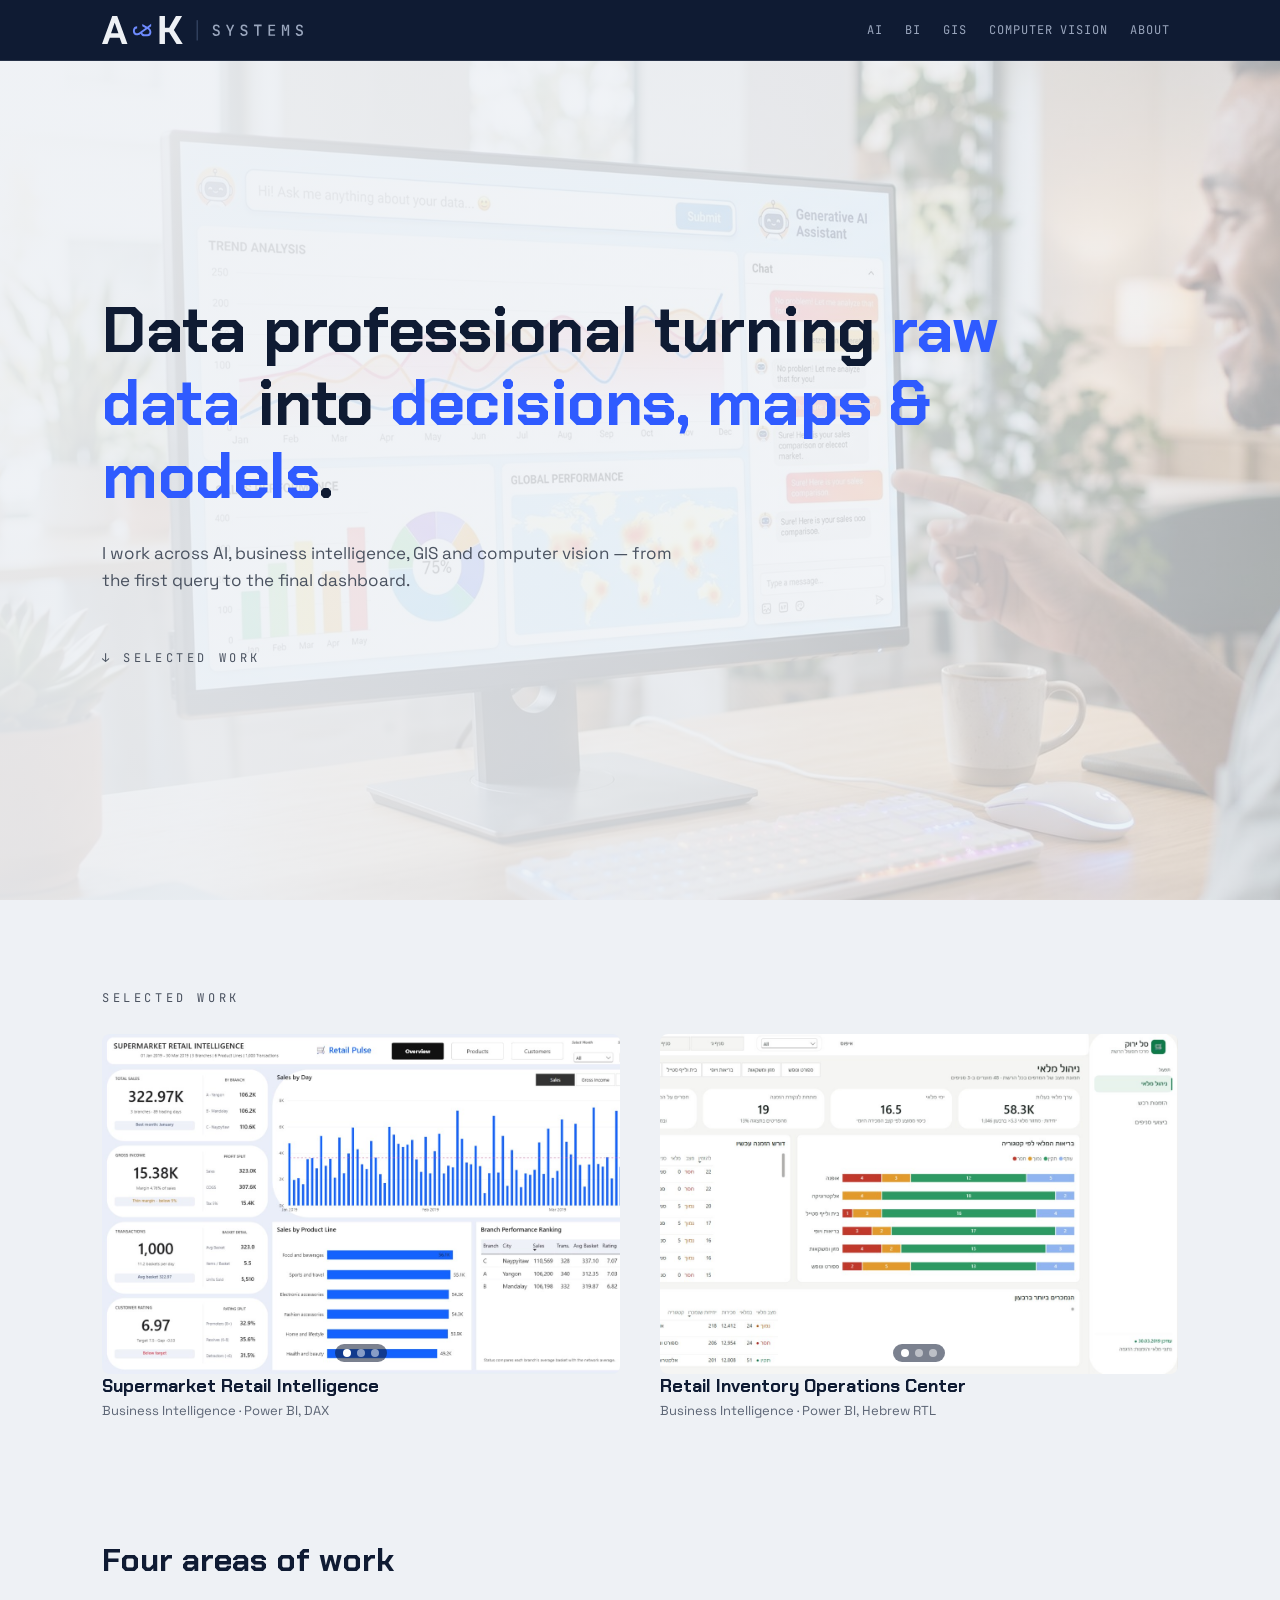
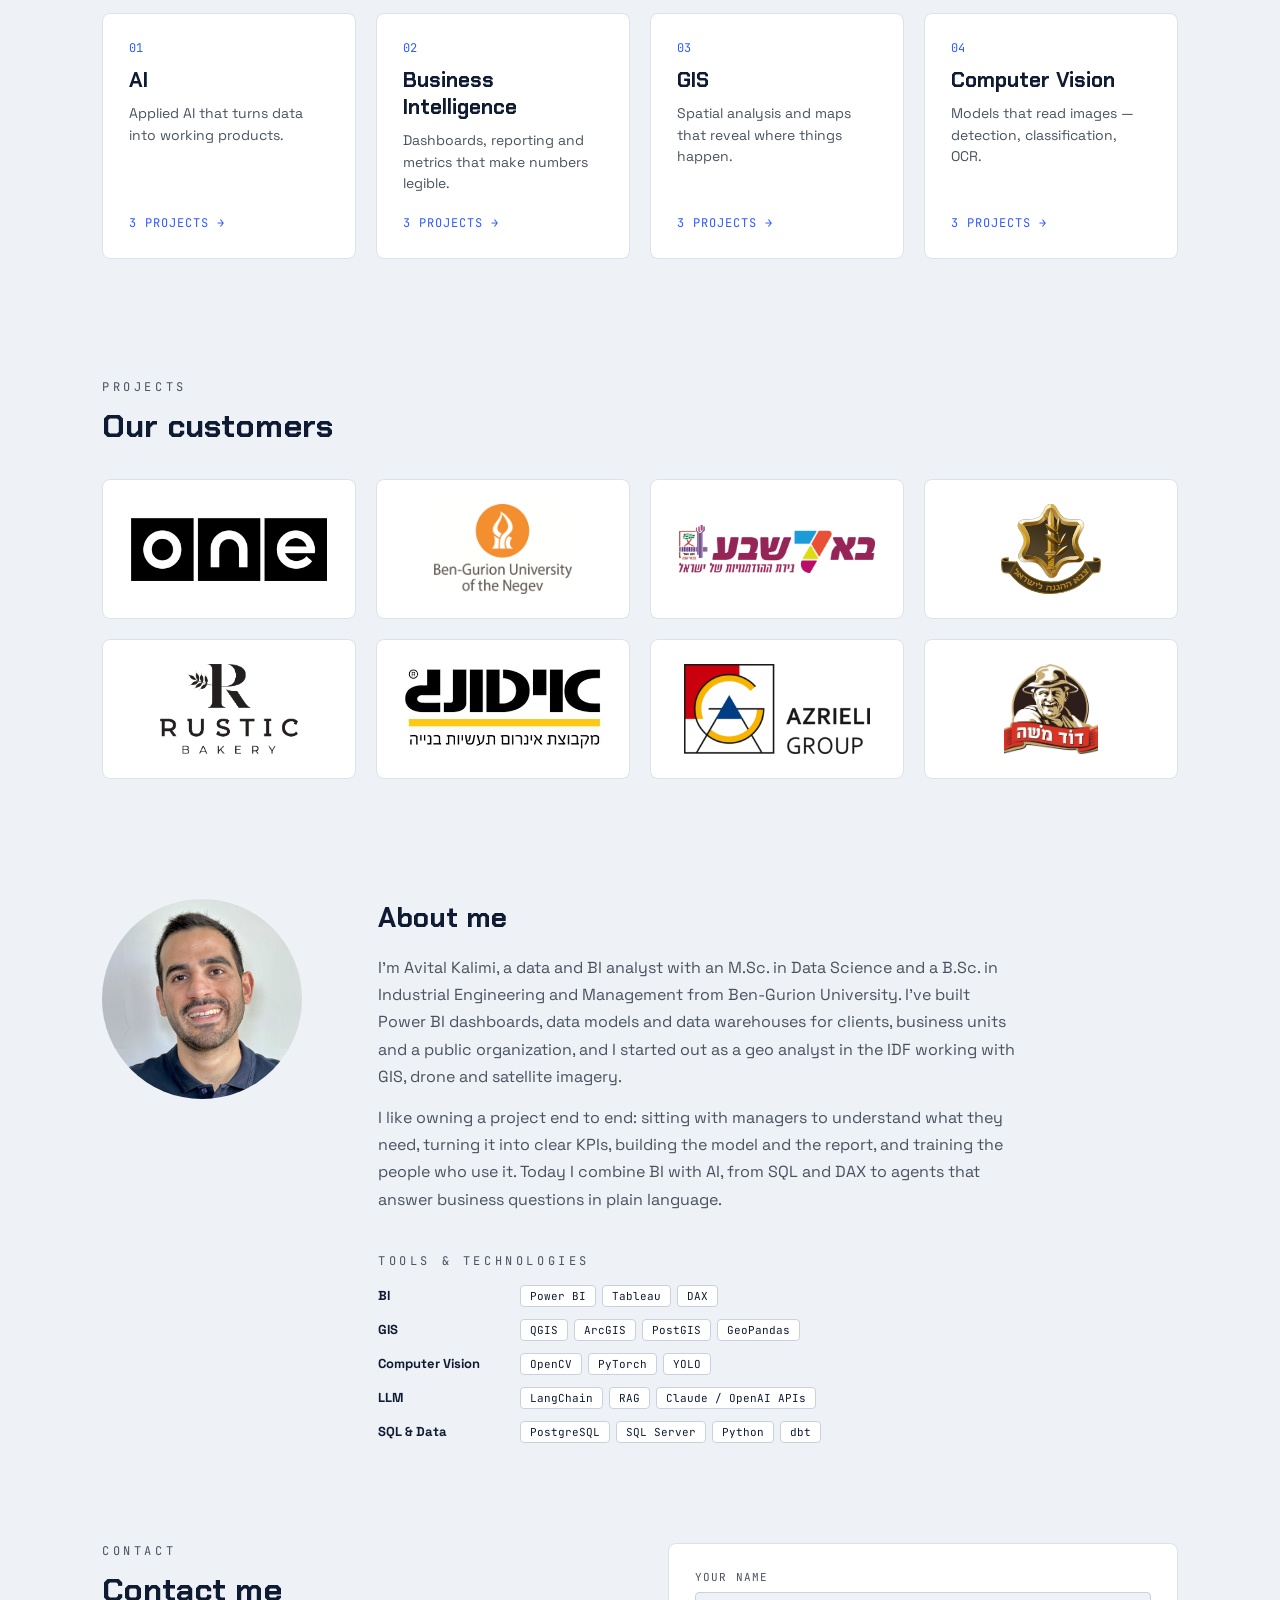
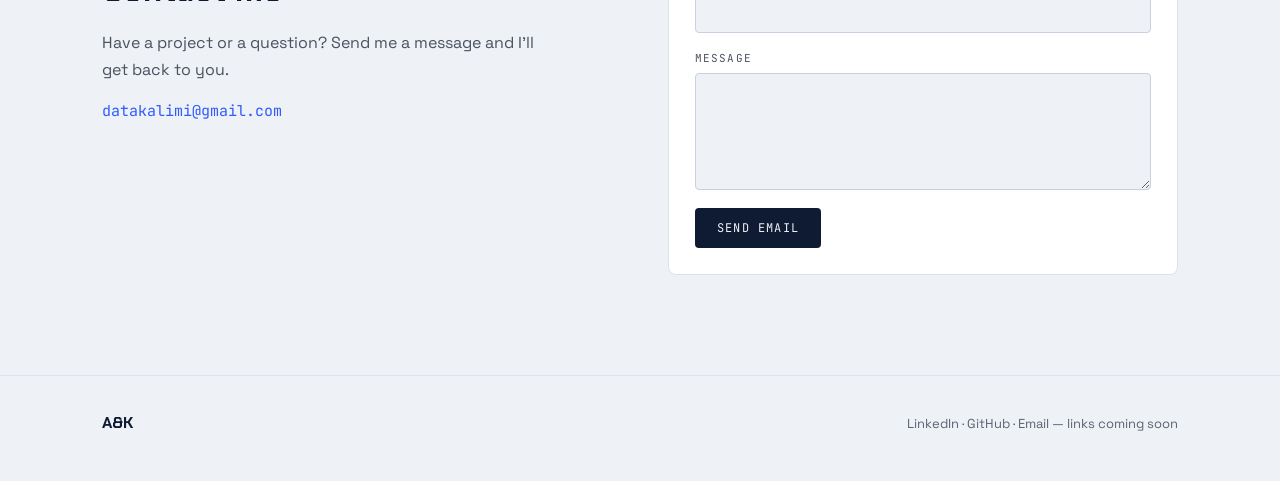
<file: index.html>
<!DOCTYPE html>
<html lang="en">
<head>
<meta charset="utf-8">
<meta name="viewport" content="width=device-width, initial-scale=1">
<title>A&amp;K — Data Professional</title>
<link rel="icon" type="image/svg+xml" href="assets/img/favicon.svg">
<link rel="preconnect" href="https://fonts.googleapis.com">
<link rel="preconnect" href="https://fonts.gstatic.com" crossorigin>
<link href="https://fonts.googleapis.com/css2?family=Chakra+Petch:wght@500;700&amp;family=JetBrains+Mono:wght@400;500&amp;family=Space+Grotesk:wght@400;500;700&amp;display=swap" rel="stylesheet">
<link rel="stylesheet" href="assets/css/style.css?v=21">
</head>
<body data-page="home">
<header id="site-nav"></header>
<main id="page-content"></main>
<footer id="site-footer"></footer>

<script src="assets/js/data.js?v=21"></script>
<script src="assets/js/partials.js?v=21"></script>
<script src="assets/js/render.js?v=21"></script>
</body>
</html>
</file>
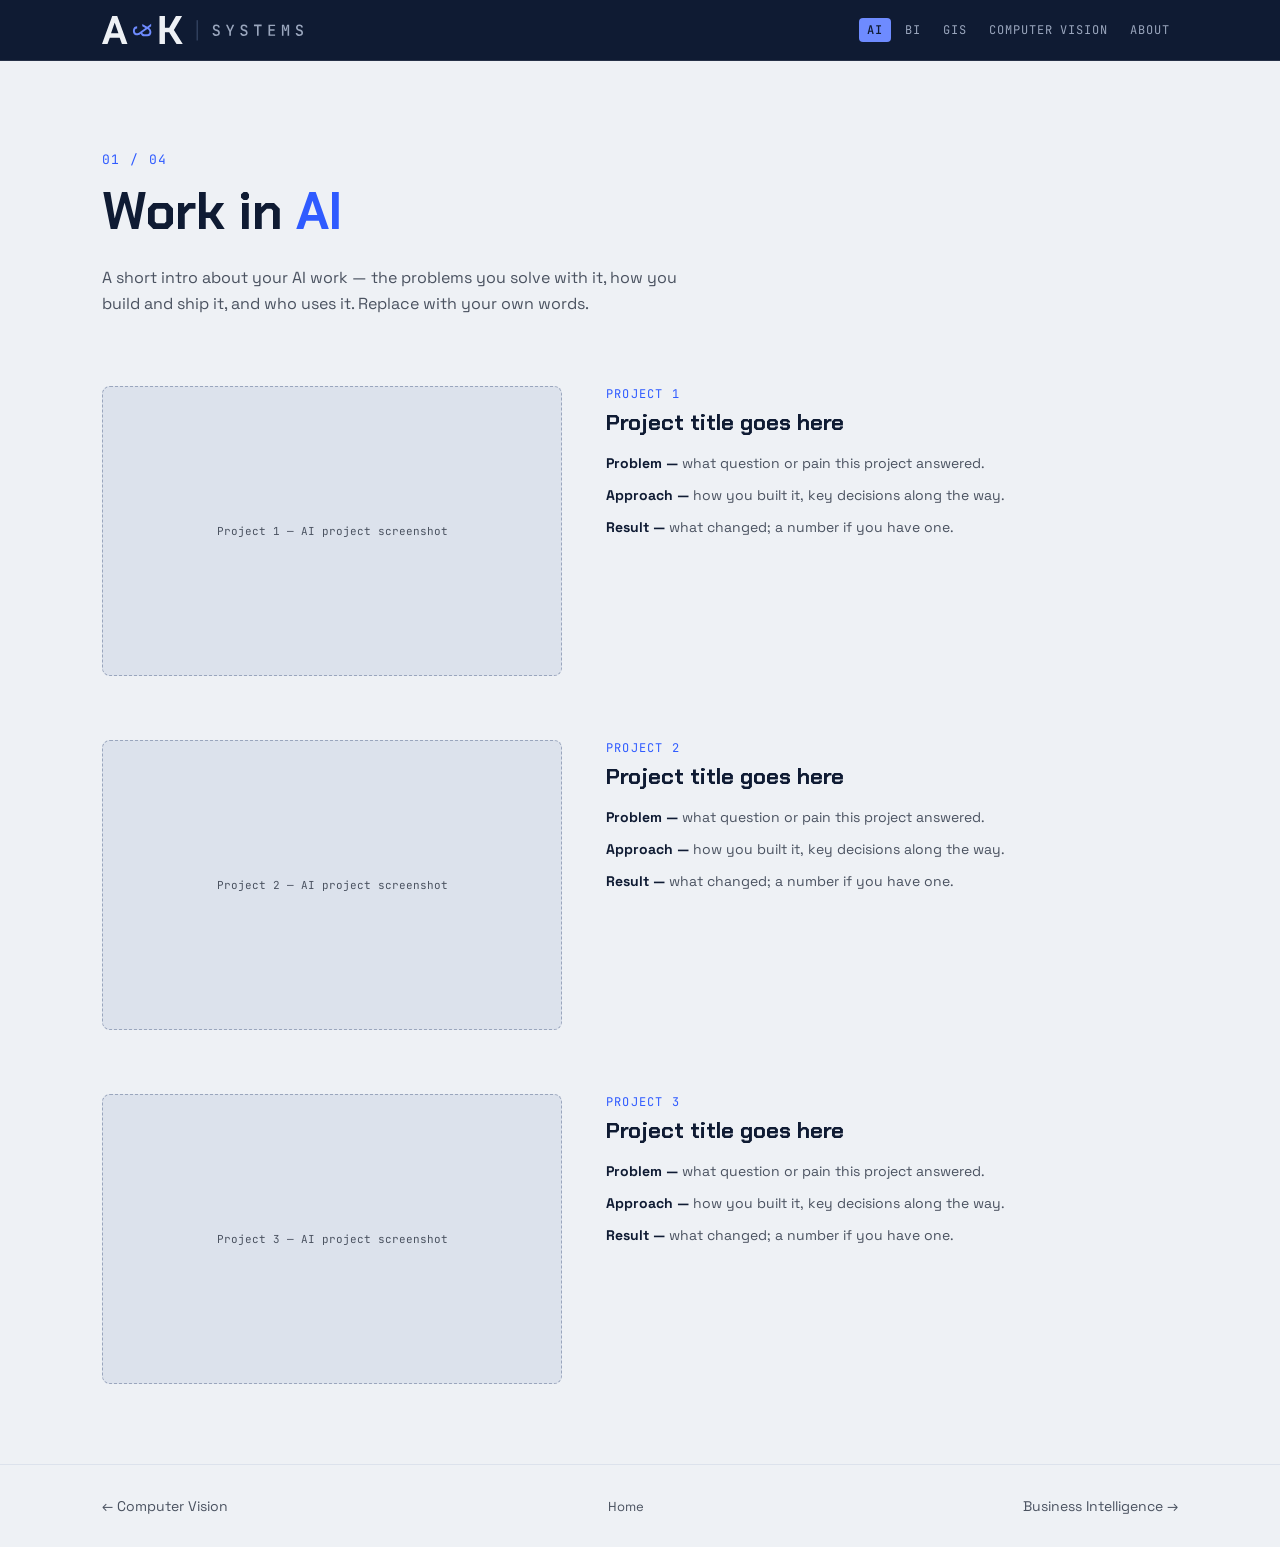
<file: ai.html>
<!DOCTYPE html>
<html lang="en">
<head>
<meta charset="utf-8">
<meta name="viewport" content="width=device-width, initial-scale=1">
<title>AI — A&amp;K</title>
<link rel="icon" type="image/svg+xml" href="assets/img/favicon.svg">
<link rel="preconnect" href="https://fonts.googleapis.com">
<link rel="preconnect" href="https://fonts.gstatic.com" crossorigin>
<link href="https://fonts.googleapis.com/css2?family=Chakra+Petch:wght@500;700&amp;family=JetBrains+Mono:wght@400;500&amp;family=Space+Grotesk:wght@400;500;700&amp;display=swap" rel="stylesheet">
<link rel="stylesheet" href="assets/css/style.css?v=21">
</head>
<body data-page="ai">
<header id="site-nav"></header>
<main id="page-content"></main>
<nav id="topic-footer-nav"></nav>

<script src="assets/js/data.js?v=21"></script>
<script src="assets/js/partials.js?v=21"></script>
<script src="assets/js/render.js?v=21"></script>
</body>
</html>
</file>
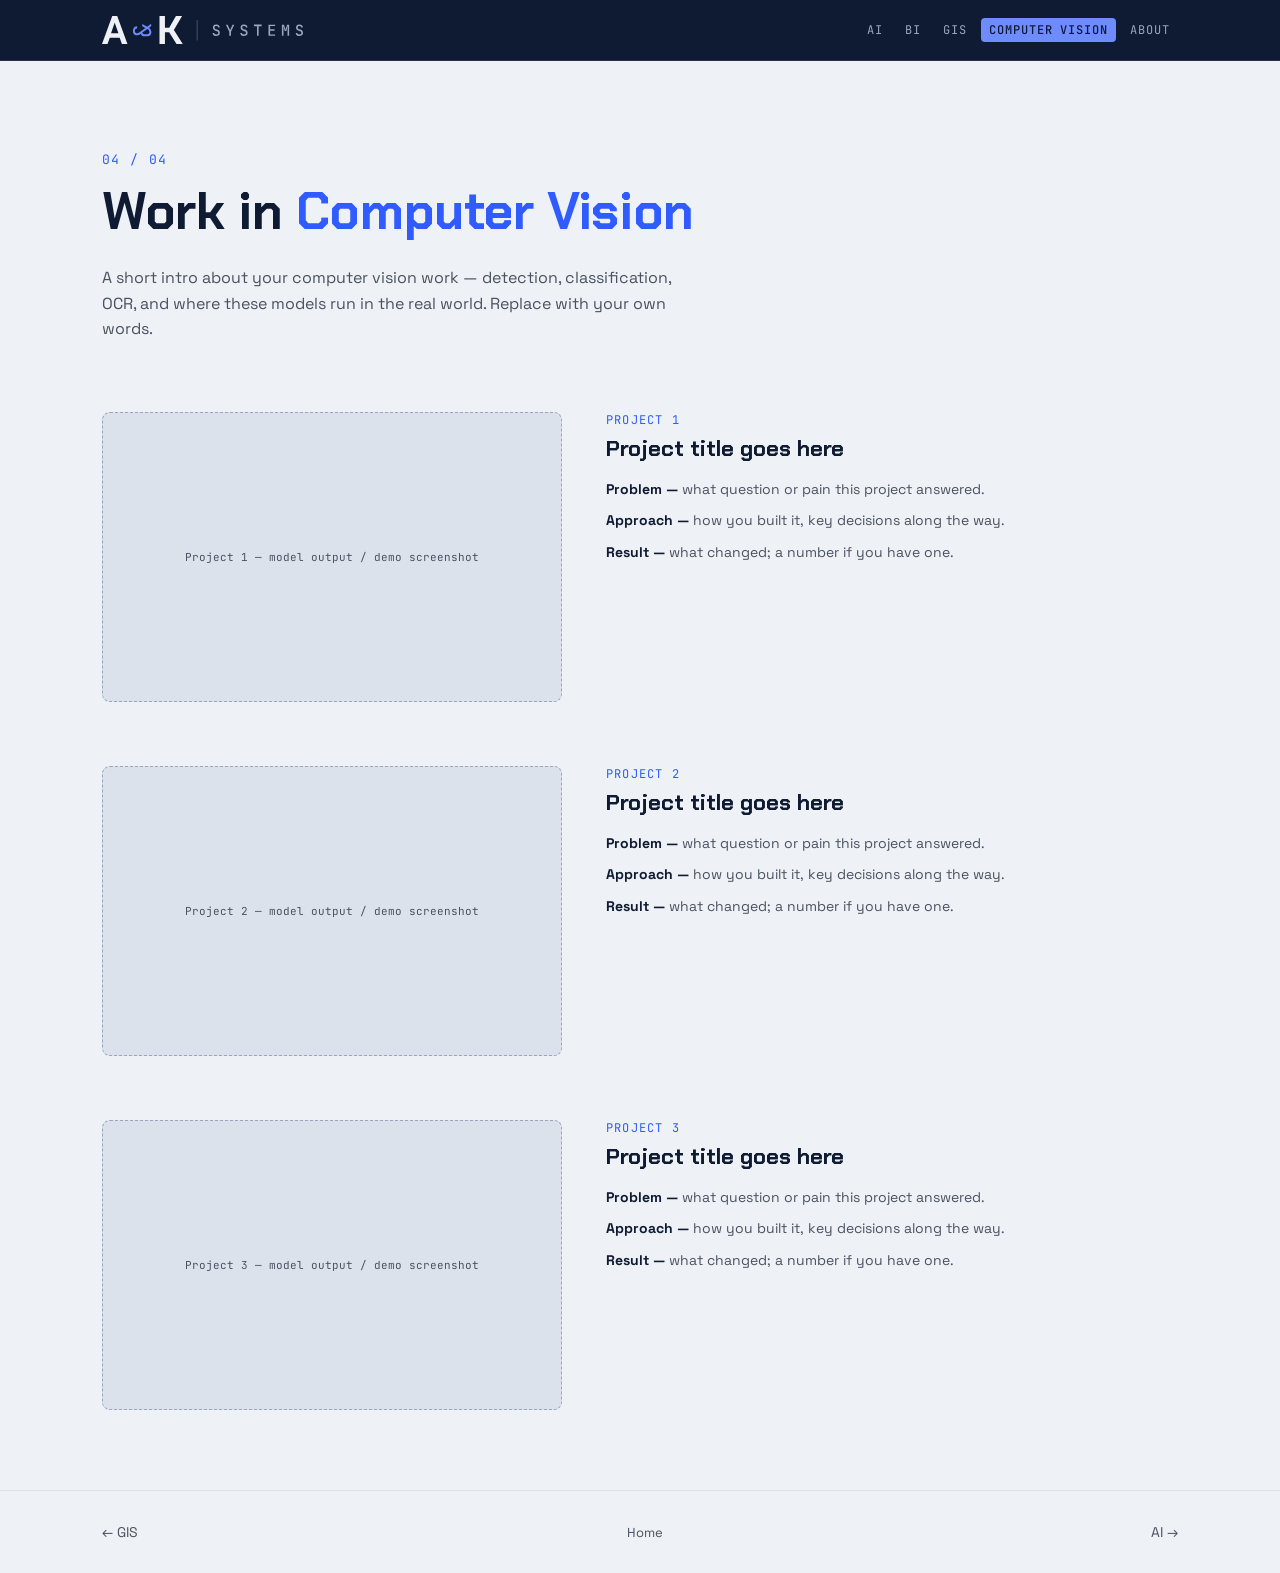
<file: computer-vision.html>
<!DOCTYPE html>
<html lang="en">
<head>
<meta charset="utf-8">
<meta name="viewport" content="width=device-width, initial-scale=1">
<title>Computer Vision — A&amp;K</title>
<link rel="icon" type="image/svg+xml" href="assets/img/favicon.svg">
<link rel="preconnect" href="https://fonts.googleapis.com">
<link rel="preconnect" href="https://fonts.gstatic.com" crossorigin>
<link href="https://fonts.googleapis.com/css2?family=Chakra+Petch:wght@500;700&amp;family=JetBrains+Mono:wght@400;500&amp;family=Space+Grotesk:wght@400;500;700&amp;display=swap" rel="stylesheet">
<link rel="stylesheet" href="assets/css/style.css?v=21">
</head>
<body data-page="cv">
<header id="site-nav"></header>
<main id="page-content"></main>
<nav id="topic-footer-nav"></nav>

<script src="assets/js/data.js?v=21"></script>
<script src="assets/js/partials.js?v=21"></script>
<script src="assets/js/render.js?v=21"></script>
</body>
</html>
</file>
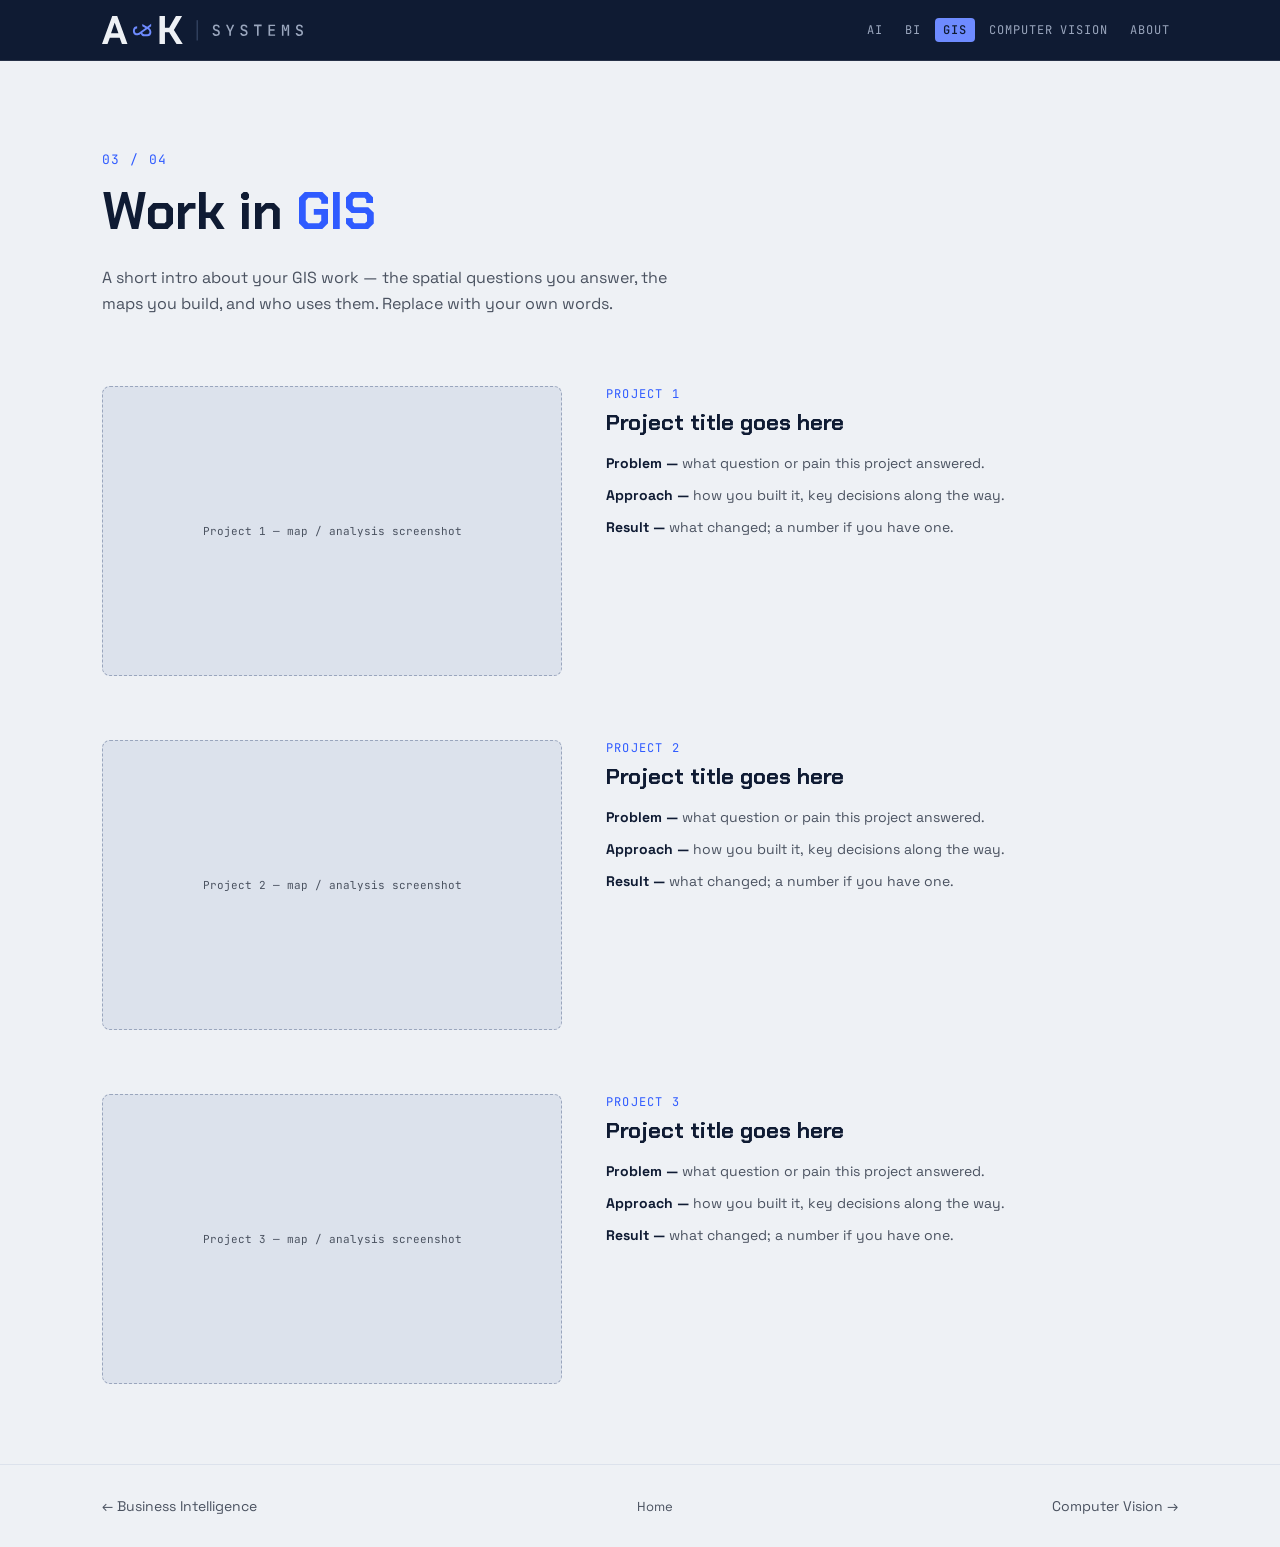
<file: gis.html>
<!DOCTYPE html>
<html lang="en">
<head>
<meta charset="utf-8">
<meta name="viewport" content="width=device-width, initial-scale=1">
<title>GIS — A&amp;K</title>
<link rel="icon" type="image/svg+xml" href="assets/img/favicon.svg">
<link rel="preconnect" href="https://fonts.googleapis.com">
<link rel="preconnect" href="https://fonts.gstatic.com" crossorigin>
<link href="https://fonts.googleapis.com/css2?family=Chakra+Petch:wght@500;700&amp;family=JetBrains+Mono:wght@400;500&amp;family=Space+Grotesk:wght@400;500;700&amp;display=swap" rel="stylesheet">
<link rel="stylesheet" href="assets/css/style.css?v=21">
</head>
<body data-page="gis">
<header id="site-nav"></header>
<main id="page-content"></main>
<nav id="topic-footer-nav"></nav>

<script src="assets/js/data.js?v=21"></script>
<script src="assets/js/partials.js?v=21"></script>
<script src="assets/js/render.js?v=21"></script>
</body>
</html>
</file>
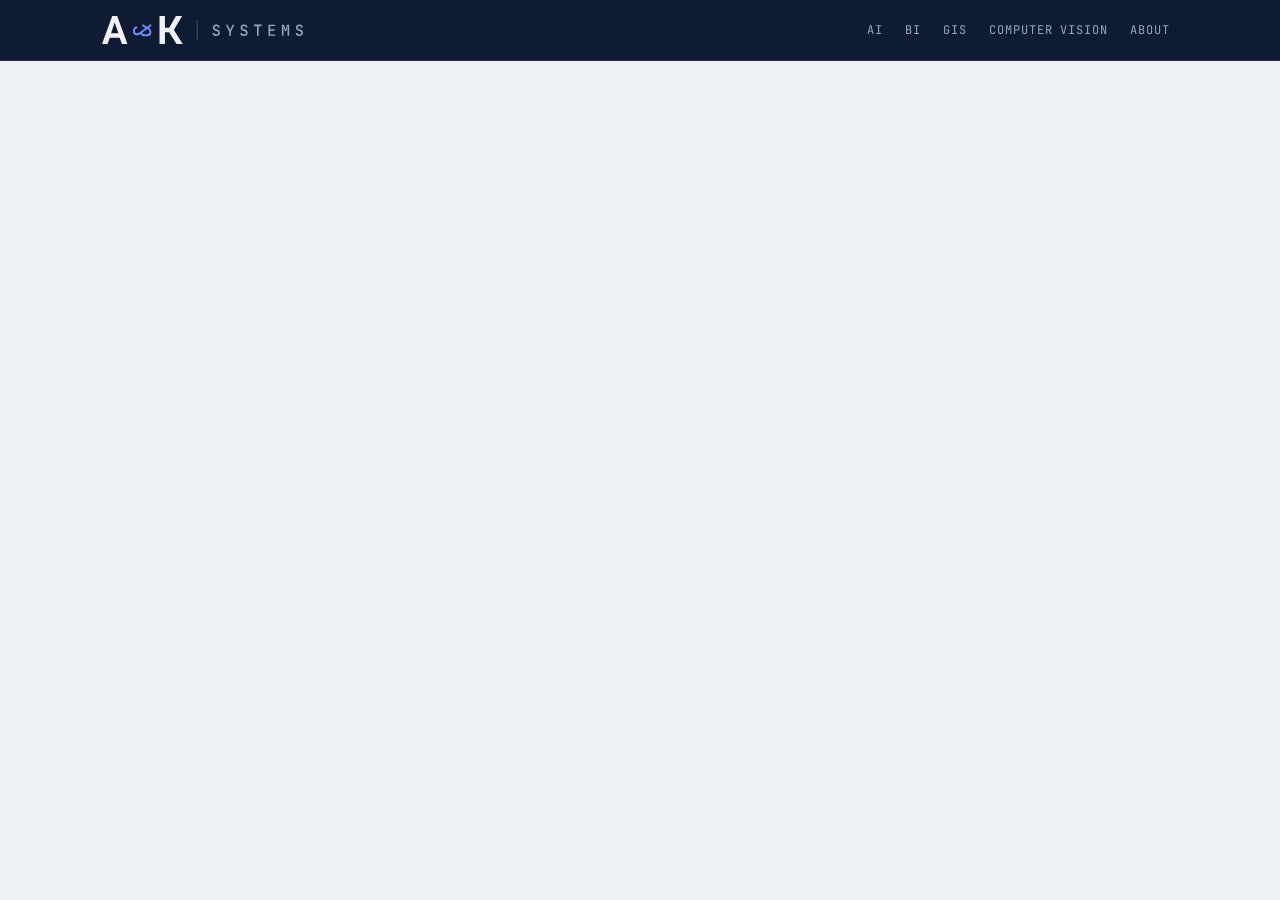
<file: llm.html>
<!DOCTYPE html>
<html lang="en">
<head>
<meta charset="utf-8">
<meta name="viewport" content="width=device-width, initial-scale=1">
<title>LLM — A&amp;K</title>
<link rel="icon" type="image/svg+xml" href="assets/img/favicon.svg">
<link rel="preconnect" href="https://fonts.googleapis.com">
<link rel="preconnect" href="https://fonts.gstatic.com" crossorigin>
<link href="https://fonts.googleapis.com/css2?family=Chakra+Petch:wght@500;700&amp;family=JetBrains+Mono:wght@400;500&amp;family=Space+Grotesk:wght@400;500;700&amp;display=swap" rel="stylesheet">
<link rel="stylesheet" href="assets/css/style.css?v=13">
</head>
<body data-page="llm">
<header id="site-nav"></header>
<main id="page-content"></main>
<nav id="topic-footer-nav"></nav>

<script src="assets/js/data.js?v=13"></script>
<script src="assets/js/partials.js?v=13"></script>
<script src="assets/js/render.js?v=13"></script>
</body>
</html>
</file>
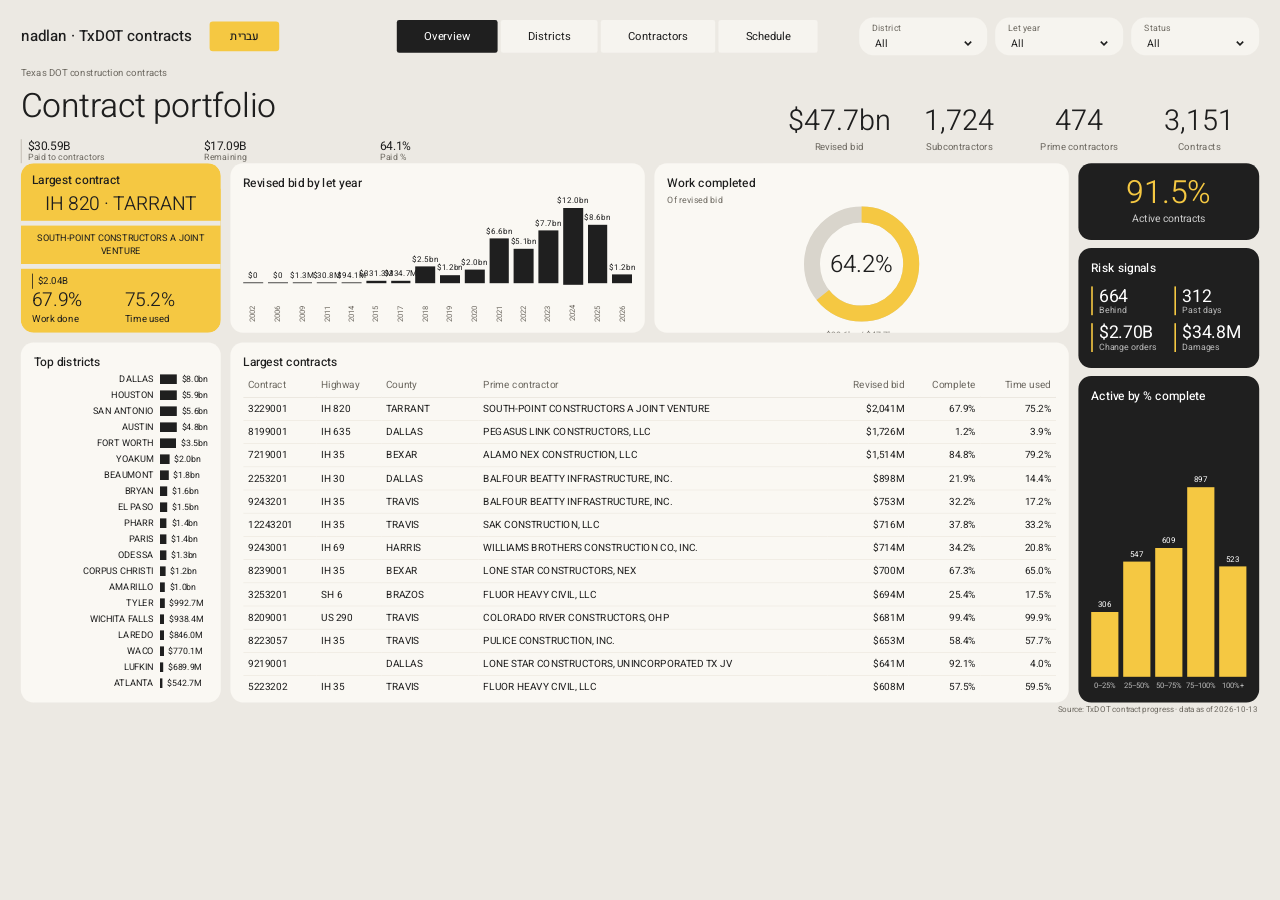
<file: dashboards/nadlan-en.html>
<!doctype html>
<html lang="en" dir="ltr">
<head>
<meta charset="utf-8">
<meta name="viewport" content="width=device-width, initial-scale=1">
<title>nadlan · TxDOT contracts</title>
<link rel="preconnect" href="https://fonts.googleapis.com">
<link href="https://fonts.googleapis.com/css2?family=Heebo:wght@200;300;400;500;600;700&display=swap" rel="stylesheet">
<style>
  :root{
    --bg:#ECE9E3; --card:#FAF8F3; --ink:#1E1E1E; --muted:#6E6A62; --line:#E3DED4;
    --y:#F5C842; --y2:#E2A80A; --y3:#FBE6A3; --y4:#FDF3D2; --k:#1F1F1F; --k2:#2C2C2C; --g:#C9C5BC; --g2:#77736B;
    --red:#C8372D;
  }
  *{box-sizing:border-box}
  html,body{margin:0;height:100%;overflow:hidden;background:var(--bg);font-family:Heebo,"Segoe UI",Arial,sans-serif;color:var(--ink)}
  .stage{width:1600px;height:900px;position:absolute;left:0;top:0;transform-origin:top left;background:var(--bg);padding:22px 26px;display:flex;flex-direction:column}
  [dir=rtl] .stage{left:auto;right:0;transform-origin:top right}
  /* top bar */
  .top{display:flex;align-items:center;gap:22px;height:46px}
  .brand{font-size:19px;font-weight:500;white-space:nowrap}
  .lang{background:var(--y);color:var(--ink);text-decoration:none;font-size:14px;font-weight:500;padding:8px 26px;border-radius:4px}
  .lang:hover{background:var(--y2)}
  .tabs{display:flex;gap:4px;margin-inline-start:auto}
  .tab{border:0;background:#F6F4EF;font:inherit;font-size:14px;padding:10px 34px;cursor:pointer;color:var(--ink);border-radius:3px}
  .tab.on{background:var(--k);color:#fff}
  .tab:not(.on):hover{background:#fff}
  .filters{display:flex;gap:10px;margin-inline-start:30px}
  .flt{background:#F6F4EF;border-radius:18px;padding:5px 16px 4px;width:160px;display:flex;flex-direction:column}
  .flt label{font-size:11px;color:var(--muted)}
  .flt select{border:0;background:transparent;font:inherit;font-size:13px;color:var(--ink);padding:0;outline:none;cursor:pointer;width:100%}
  /* header */
  .head{display:flex;align-items:flex-end;margin-top:14px;min-height:110px}
  .head .tt{flex:1}
  .crumb{font-size:12px;color:var(--muted)}
  h1{font-size:42px;font-weight:300;margin:2px 0 10px;letter-spacing:-.5px}
  .subk{display:flex;gap:0}
  .subk div{min-width:200px;padding-inline-start:8px;border-inline-start:1px solid #B9B4AA;margin-inline-end:20px;font-size:15px;line-height:1.15}
  .subk div:not(:first-child){border-inline-start-color:transparent}
  .subk small{display:block;font-size:11px;color:var(--muted)}
  .kpis{display:flex;gap:0;margin-bottom:10px}
  .kpi{width:150px;text-align:center}
  .kpi b{display:block;font-size:36px;font-weight:300;line-height:1.05}
  .kpi small{font-size:12px;color:var(--muted)}
  /* grid */
  .page{flex:1;display:none;min-height:0}
  .page.on{display:grid}
  .card{background:var(--card);border-radius:16px;padding:14px 16px;min-height:0;overflow:hidden;display:flex;flex-direction:column}
  .card.y{background:var(--y)}
  .card.k{background:var(--k);color:#fff}
  .card h3{margin:0 0 2px;font-size:15px;font-weight:500}
  .card .note{font-size:11px;color:var(--muted);margin-bottom:6px}
  .card.k .note{color:#bbb}
  .body{flex:1;min-height:0;position:relative}
  .scroll{overflow:auto;height:100%}
  .scroll::-webkit-scrollbar{width:6px;height:6px}.scroll::-webkit-scrollbar-thumb{background:#ccc;border-radius:3px}
  /* tables */
  table{border-collapse:collapse;width:100%;font-size:12.5px}
  th{font-weight:400;color:var(--muted);text-align:start;padding:6px 6px;border-bottom:1px solid var(--line);position:sticky;top:0;background:var(--card);cursor:pointer;white-space:nowrap}
  .k th{background:var(--k);color:#ddd;border-bottom-color:#444}
  th.num,td.num{text-align:end}
  td{padding:5px 6px;border-bottom:1px solid #EFEBE3;white-space:nowrap;overflow:hidden;text-overflow:ellipsis;max-width:330px}
  .k td{border-bottom-color:#333}
  tr:hover td{background:rgba(245,200,66,.18)}
  .k .hw{color:var(--y)}
  /* bars */
  .hbars{direction:ltr;display:flex;flex-direction:column;gap:3px;height:100%;overflow:auto}
  .hb{display:grid;grid-template-columns:150px 1fr;align-items:center;gap:8px;font-size:11.5px;cursor:pointer}
  .hb .lb{text-align:end;white-space:nowrap;overflow:hidden;text-overflow:ellipsis;text-transform:uppercase}
  .hb .tr{display:flex;align-items:center;gap:6px}
  .hb .br{height:12px;background:var(--k);min-width:2px}
  .k .hb .br,.y .hb .br.alt{background:var(--y)}
  .y .hb .br{background:var(--k)}
  .hb .v{font-size:11px;white-space:nowrap}
  .hb:hover .lb{color:var(--y2)}
  .vbars{direction:ltr;display:flex;align-items:flex-end;gap:6px;height:100%;padding-top:18px}
  .vb{flex:1;display:flex;flex-direction:column;align-items:center;justify-content:flex-end;height:100%;min-width:0}
  .vb .br{width:100%;background:var(--k);position:relative;min-height:1px}
  .vb .br span{position:absolute;bottom:100%;left:50%;transform:translateX(-50%);font-size:10px;white-space:nowrap;margin-bottom:2px}
  .vb .x{font-size:9.5px;color:var(--muted);margin-top:4px;white-space:nowrap}
  .vb .x.rot{writing-mode:vertical-rl;transform:rotate(180deg);height:44px}
  .k .vb .br{background:var(--y)} .k .vb .x{color:#bbb}
  .ybars .vb .br{background:var(--y)}
  /* misc */
  .big{font-size:58px;font-weight:300;color:var(--y);text-align:center;line-height:1.1;margin-top:8px}
  .cap{text-align:center;font-size:13px;color:#ccc}
  .risk{display:grid;grid-template-columns:repeat(3,1fr);gap:10px 14px;margin-top:10px}
  .risk div{border-inline-start:2px solid var(--y);padding-inline-start:8px;font-size:22px;line-height:1.1}
  .risk small{display:block;font-size:11px;color:#bbb}
  .lc-top{background:var(--y);text-align:center;font-weight:300;line-height:1.1}
  .lc-mid{text-align:center;font-size:11.5px;padding:7px 8px;border-top:6px solid var(--bg);border-bottom:6px solid var(--bg)}
  .lc-bot{padding:6px 14px 8px;display:grid;grid-template-columns:1fr 1fr;gap:2px 10px;font-size:12px}
  .lc-bot .amt{grid-column:1/-1;border-inline-start:1px solid var(--ink);padding-inline-start:6px}
  .lc-bot b{display:block;font-size:24px;font-weight:300;line-height:1.1}
  .donut{display:flex;align-items:center;justify-content:center;height:100%}
  .tm{display:flex;flex-wrap:wrap;width:100%;height:46px;gap:2px;margin-bottom:6px}
  .tm div{font-size:10px;padding:2px 4px;color:#fff;overflow:hidden;white-space:nowrap;cursor:pointer;line-height:1.2}
  .heat{direction:ltr;display:grid;grid-template-columns:76px repeat(5,minmax(0,1fr));grid-template-rows:28px repeat(5,minmax(0,1fr));gap:5px;font-size:12px;margin-top:6px;height:calc(100% - 10px);max-width:660px}
  .heat .h{color:var(--muted);display:flex;align-items:center;font-size:11.5px}
  .heat .hc{display:flex;align-items:center;justify-content:center;font-size:11.5px;color:var(--muted)}
  .heat .c{display:flex;align-items:center;justify-content:center;font-size:20px;font-weight:300;border-radius:3px}
  .ext{display:grid;grid-template-columns:repeat(3,1fr);gap:6px;margin-top:10px;border-inline-start:1px solid var(--ink);padding-inline-start:8px}
  .ext b{display:block;font-size:20px;font-weight:300}
  .ext .amt{grid-column:1/-1}
  .ext small{font-size:11px;color:var(--muted)}
  .empty{color:var(--muted);font-size:13px;padding:20px;text-align:center}
  .foot{position:absolute;bottom:6px;inset-inline-end:28px;font-size:10px;color:var(--muted)}
</style>
</head>
<body>
<div class="stage" id="stage">
  <div class="top">
    <div class="brand" id="brand"></div>
    <a class="lang" id="lang" href="#"></a>
    <div class="tabs" id="tabs"></div>
    <div class="filters" id="filters"></div>
  </div>
  <div class="head">
    <div class="tt">
      <div class="crumb" id="crumb"></div>
      <h1 id="title"></h1>
      <div class="subk" id="subk"></div>
    </div>
    <div class="kpis" id="kpis"></div>
  </div>

  <!-- OVERVIEW -->
  <div class="page" id="p-overview" style="grid-template-columns:250px 1fr 1fr 1fr 1fr 226px;grid-template-rows:212px minmax(0,1fr);gap:12px">
    <div class="card" style="padding:0;background:transparent;grid-row:1" id="o-largest"></div>
    <div class="card" style="grid-column:2/4"><h3 data-t="bidByYear"></h3><div class="body" id="o-years"></div></div>
    <div class="card" style="grid-column:4/6"><h3 data-t="workCompleted"></h3><div class="note" data-t="ofRevised"></div><div class="body" id="o-donut"></div></div>
    <div style="grid-column:6;grid-row:1/3;display:grid;grid-template-rows:96px 150px minmax(0,1fr);gap:10px;min-height:0">
      <div class="card k"><div class="big" id="o-active" style="font-size:40px;margin-top:2px"></div><div class="cap" data-t="activeContracts"></div></div>
      <div class="card k"><h3 data-t="riskSignals"></h3><div class="risk" id="o-risk" style="grid-template-columns:1fr 1fr"></div></div>
      <div class="card k"><h3 data-t="activeByComplete"></h3><div class="body" id="o-buckets"></div></div>
    </div>
    <div class="card" style="grid-row:2"><h3 data-t="topDistricts"></h3><div class="body" id="o-districts"></div></div>
    <div class="card" style="grid-row:2;grid-column:2/6"><h3 data-t="largestContracts"></h3><div class="body scroll" id="o-table"></div></div>
  </div>

  <!-- DISTRICTS -->
  <div class="page" id="p-districts" style="grid-template-columns:1fr 330px;grid-template-rows:minmax(0,1fr) minmax(0,1fr);gap:12px">
    <div class="card" style="grid-row:1/3"><div id="d-tree"></div><h3 data-t="districtsRanked"></h3><div class="note" data-t="behindNote"></div><div class="body scroll" id="d-table"></div></div>
    <div class="card k"><h3 data-t="byWorkType"></h3><div class="body" id="d-types"></div></div>
    <div class="card y"><h3 data-t="topCounties"></h3><div class="body" id="d-counties"></div></div>
  </div>

  <!-- CONTRACTORS -->
  <div class="page" id="p-contractors" style="grid-template-columns:262px 1fr 262px;grid-template-rows:212px minmax(0,1fr);gap:12px">
    <div class="card" style="padding:0;background:transparent" id="c-largest"></div>
    <div class="card"><h3 data-t="topPrimes"></h3><div class="body scroll" id="c-table"></div></div>
    <div class="card k"><div class="big" id="c-withsubs" style="margin-top:22px"></div><div class="cap" data-t="withSubs"></div></div>
    <div class="card"><h3 data-t="subsPerContract"></h3><div class="body ybars" id="c-dist"></div></div>
    <div class="card"><h3 data-t="subsByValue"></h3><div class="note" data-t="subsEstimate"></div><div class="body" id="c-subval"></div></div>
    <div class="card k"><h3 data-t="topSubs"></h3><div class="note" data-t="byContractCount"></div><div class="body" id="c-subcount"></div></div>
  </div>

  <!-- SCHEDULE -->
  <div class="page" id="p-schedule" style="grid-template-columns:.76fr .74fr .5fr;grid-template-rows:212px minmax(0,1fr);gap:12px">
    <div class="card" style="grid-row:1/3"><h3 data-t="timeVsWork"></h3><div class="note" data-t="heatNote"></div><div class="body" id="s-heat"></div></div>
    <div class="card" style="grid-column:3;grid-row:1"><h3 data-t="contractsLet"></h3><div class="note" data-t="byMonth"></div><div class="body" id="s-months"></div></div>
    <div class="card k" style="grid-column:2;grid-row:1/3"><h3 data-t="largeBehind"></h3><div class="body scroll" id="s-table"></div></div>
    <div class="card" style="grid-column:3;grid-row:2"><h3 data-t="extDamages"></h3><div class="body" id="s-ext"></div></div>
  </div>
  <div class="foot" id="foot"></div>
</div>

<script src="nadlan-data.js"></script>
<script>
const LANG = "en";
const OTHER = "nadlan-he.html";
const T = {
  en:{brand:"nadlan · TxDOT contracts", langBtn:"עברית", all:"All",
    pages:{overview:"Overview",districts:"Districts",contractors:"Contractors",schedule:"Schedule"},
    titles:{overview:"Contract portfolio",districts:"Districts",contractors:"Contractors & subcontractors",schedule:"Schedule"},
    crumbs:{overview:"Texas DOT construction contracts",districts:"Hierarchy: District → Area office → Contract",contractors:"Prime contractor → Contract → Subcontractors",schedule:"Active contracts · working days allowed, used and granted"},
    f:{district:"District",year:"Let year",status:"Status",type:"Work type",contractor:"Contractor"},
    status:{1:"Active",0:"Pending"},
    revisedBid:"Revised bid",subcontractors:"Subcontractors",primes:"Prime contractors",contracts:"Contracts",paid:"Paid to contractors",remaining:"Remaining",paidPct:"Paid %",
    largest:"Largest contract",workDone:"Work done",timeUsed:"Time used",bidByYear:"Revised bid by let year",workCompleted:"Work completed",ofRevised:"Of revised bid",
    activeContracts:"Active contracts",riskSignals:"Risk signals",behind:"Behind",pastDays:"Past days",changeOrders:"Change orders",damages:"Damages",
    topDistricts:"Top districts",largestContracts:"Largest contracts",activeByComplete:"Active by % complete",
    contract:"Contract",highway:"Highway",county:"County",prime:"Prime contractor",complete:"Complete",
    avgPer:"Avg per contract",counties:"Counties",areaOffices:"Area offices",districtsN:"Districts & divisions",
    districtsRanked:"Districts ranked by revised bid",behindNote:"Behind = active contracts where time used exceeds work done by 20+ pts",
    district:"District",engineer:"District engineer",pctComplete:"% Complete",byWorkType:"By work type",topCounties:"Top counties",
    top10:"Top 10 share",subsPer:"Subs per contract",subcontracted:"Subcontracted",subShare:"Subcontract share",largestContractor:"Largest contractor",
    topPrimes:"Top prime contractors",contractor:"Contractor",withSubs:"Contracts with subcontractors",subsPerContract:"Subs per contract",
    subsByValue:"Subcontractors by estimated value",subsEstimate:"Estimate: subcontractor % × revised bid",topSubs:"Top subcontractors",byContractCount:"By contract count",
    daysUsed:"Days used",daysRemaining:"Days remaining",avgExt:"Avg extension days",avgAllowed:"Avg days allowed",pastAllowed:"Past allowed days",
    timeVsWork:"Time used vs. work done",heatNote:"Yellow = time ahead of work · rows: time used · columns: work done",
    contractsLet:"Contracts let",byMonth:"By month, since 2025",extDamages:"Extensions & damages",extDays:"Extension days",extended:"Extended",withDamages:"With damages",
    largeBehind:"Large contracts behind schedule",bid:"Bid",noData:"No contracts match these filters",
    foot:"Source: TxDOT contract progress · data as of "},
  he:{brand:"נדל\"ן · חוזי TxDOT", langBtn:"English", all:"הכל",
    pages:{overview:"סקירה כללית",districts:"מחוזות",contractors:"קבלנים",schedule:"לוחות זמנים"},
    titles:{overview:"תיק החוזים",districts:"מחוזות",contractors:"קבלנים וקבלני משנה",schedule:"לוחות זמנים"},
    crumbs:{overview:"חוזי בנייה של משרד התחבורה של טקסס",districts:"היררכיה: מחוז ← משרד אזורי ← חוזה",contractors:"קבלן ראשי ← חוזה ← קבלני משנה",schedule:"חוזים פעילים · ימי עבודה שהוקצו, נוצלו והוארכו"},
    f:{district:"מחוז",year:"שנת מכרז",status:"סטטוס",type:"סוג עבודה",contractor:"קבלן"},
    status:{1:"פעיל",0:"ממתין"},
    revisedBid:"הצעה מעודכנת",subcontractors:"קבלני משנה",primes:"קבלנים ראשיים",contracts:"חוזים",paid:"שולם לקבלנים",remaining:"יתרה",paidPct:"% שולם",
    largest:"החוזה הגדול ביותר",workDone:"עבודה שבוצעה",timeUsed:"זמן שנוצל",bidByYear:"הצעה מעודכנת לפי שנת מכרז",workCompleted:"היקף ביצוע",ofRevised:"מתוך ההצעה המעודכנת",
    activeContracts:"חוזים פעילים",riskSignals:"סימני סיכון",behind:"בפיגור",pastDays:"חריגה בימים",changeOrders:"שינויי חוזה",damages:"פיצויים",
    topDistricts:"מחוזות מובילים",largestContracts:"החוזים הגדולים",activeByComplete:"פעילים לפי אחוז ביצוע",
    contract:"חוזה",highway:"כביש",county:"קאונטי",prime:"קבלן ראשי",complete:"ביצוע",
    avgPer:"ממוצע לחוזה",counties:"קאונטיז",areaOffices:"משרדים אזוריים",districtsN:"מחוזות ואגפים",
    districtsRanked:"מחוזות לפי הצעה מעודכנת",behindNote:"בפיגור = חוזה פעיל שבו הזמן שנוצל עולה על הביצוע ב-20 נק' ומעלה",
    district:"מחוז",engineer:"מהנדס מחוז",pctComplete:"% ביצוע",byWorkType:"לפי סוג עבודה",topCounties:"קאונטיז מובילים",
    top10:"נתח 10 המובילים",subsPer:"קבלני משנה לחוזה",subcontracted:"הועבר לקבלני משנה",subShare:"נתח קבלני משנה",largestContractor:"הקבלן הגדול ביותר",
    topPrimes:"קבלנים ראשיים מובילים",contractor:"קבלן",withSubs:"חוזים עם קבלני משנה",subsPerContract:"קבלני משנה לחוזה",
    subsByValue:"קבלני משנה לפי שווי משוער",subsEstimate:"הערכה: % קבלן משנה × הצעה מעודכנת",topSubs:"קבלני משנה מובילים",byContractCount:"לפי מספר חוזים",
    daysUsed:"ימים שנוצלו",daysRemaining:"ימים שנותרו",avgExt:"ממוצע ימי הארכה",avgAllowed:"ממוצע ימים שהוקצו",pastAllowed:"חריגה מהימים",
    timeVsWork:"זמן שנוצל מול עבודה שבוצעה",heatNote:"צהוב = הזמן מקדים את העבודה · שורות: זמן שנוצל · עמודות: עבודה שבוצעה",
    contractsLet:"חוזים שנחתמו",byMonth:"לפי חודש, מאז 2025",extDamages:"הארכות ופיצויים",extDays:"ימי הארכה",extended:"הוארכו",withDamages:"עם פיצויים",
    largeBehind:"חוזים גדולים בפיגור",bid:"הצעה",noData:"אין חוזים שתואמים לסינון",
    foot:"מקור: TxDOT · נתונים נכונים ל-"}
}[LANG];

/* ---------- data ---------- */
const N = window.NADLAN;
const C = N.c.map((r,i)=>({i,num:r[0],d:r[1],co:r[2],hw:r[3],k:r[4],t:r[5],act:r[6],let:r[7],yr:r[7]?+r[7].slice(0,4):0,
  rb:r[8],ob:r[9],cho:r[10],wtd:r[11],paid:r[12],ld:r[13],da:r[14],dc:r[15],dg:r[16],pcd:r[17],pct:r[18],ptu:r[19],wb:r[20],tb:r[21],ao:r[22]}));
const SUBS_BY = {}; N.sub.forEach(s=>{(SUBS_BY[s[0]]=SUBS_BY[s[0]]||[]).push(s)});
const isBehind = c => c.act && (c.pct - c.pcd) > 20;
const BUCKETS = ["0–25%","25–50%","50–75%","75–100%","100%+"];

/* ---------- format ---------- */
const nf = new Intl.NumberFormat("en-US");
const money = v => { const a=Math.abs(v); return a>=1e9 ? "$"+(v/1e9).toFixed(1)+"bn" : a>=1e6 ? "$"+(v/1e6).toFixed(1)+"M" : a>=1e3 ? "$"+(v/1e3).toFixed(0)+"K" : "$"+nf.format(Math.round(v)); };
const moneyB = v => "$"+(v/1e9).toFixed(2)+"B";
const moneyM = v => "$"+nf.format(Math.round(v/1e6))+"M";
const pct = (v,d=1) => isFinite(v) ? (v*100).toFixed(d)+"%" : "–";
const sum = (a,f) => a.reduce((s,x)=>s+f(x),0);
const esc = s => String(s==null?"":s).replace(/[&<>"]/g,ch=>({"&":"&amp;","<":"&lt;",">":"&gt;",'"':"&quot;"}[ch]));
const $ = id => document.getElementById(id);
const titleCase = s => s;

/* ---------- state ---------- */
const PAGES = {
  overview:{filters:["district","year","status"]},
  districts:{filters:["year","type","status"]},
  contractors:{filters:["type","district","contractor"]},
  schedule:{filters:["year","type","district"]}
};
let page = (location.hash||"").replace("#","");
if(!PAGES[page]) page = "overview";
const F = {district:"",year:"",status:"",type:"",contractor:""};

function options(key){
  if(key==="district") return N.d.map((n,i)=>[i,n]).sort((a,b)=>a[1].localeCompare(b[1]));
  if(key==="year") return [...new Set(C.map(c=>c.yr))].filter(Boolean).sort((a,b)=>b-a).map(y=>[y,y]);
  if(key==="status") return [[1,T.status[1]],[0,T.status[0]]];
  if(key==="type") return N.t.map((n,i)=>[i,n]).sort((a,b)=>a[1].localeCompare(b[1]));
  if(key==="contractor"){ const v={}; C.forEach(c=>v[c.k]=(v[c.k]||0)+c.rb); return Object.keys(v).sort((a,b)=>v[b]-v[a]).map(k=>[k,N.k[k]]); }
}
function filtered(){
  const keys = PAGES[page].filters;
  return C.filter(c => keys.every(k => {
    const v = F[k]; if(v==="") return true;
    if(k==="district") return c.d==v; if(k==="year") return c.yr==v; if(k==="status") return c.act==v;
    if(k==="type") return c.t==v; if(k==="contractor") return c.k==v; return true; }));
}

/* ---------- builders ---------- */
function hbars(el, items, fmt, opts={}){
  if(!items.length){ el.innerHTML = `<div class="empty">${T.noData}</div>`; return; }
  const max = Math.max(...items.map(x=>x[1]), 1);
  el.innerHTML = `<div class="hbars">` + items.map(([lb,v,key])=>
    `<div class="hb" ${key!=null?`data-k="${key}"`:""} title="${esc(lb)}: ${fmt(v)}"><div class="lb">${esc(lb)}</div><div class="tr"><div class="br" style="width:${Math.max(v/max*100*.78,.4)}%"></div><span class="v">${fmt(v)}</span></div></div>`).join("") + `</div>`;
  if(opts.onClick) el.querySelectorAll(".hb[data-k]").forEach(b=>b.onclick=()=>opts.onClick(b.dataset.k));
}
function vbars(el, items, fmt, opts={}){
  const max = Math.max(...items.map(x=>x[1]), 1);
  el.innerHTML = `<div class="vbars">` + items.map(([lb,v])=>
    `<div class="vb" title="${esc(lb)}: ${fmt(v)}"><div class="br" style="height:${v/max*(opts.h||82)}%">${opts.labels===false?"":`<span>${fmt(v)}</span>`}</div><div class="x ${opts.rot?"rot":""}">${esc(lb)}</div></div>`).join("") + `</div>`;
}
function table(el, cols, rows, sortKey){
  if(!rows.length){ el.innerHTML = `<div class="empty">${T.noData}</div>`; return; }
  el.innerHTML = `<table><thead><tr>${cols.map(c=>`<th class="${c.num?"num":""}">${c.h}</th>`).join("")}</tr></thead><tbody>` +
    rows.map(r=>`<tr>${cols.map(c=>`<td class="${c.num?"num":""} ${c.cls||""}" title="${esc(c.v(r))}">${c.f?c.f(r):esc(c.v(r))}</td>`).join("")}</tr>`).join("") + `</tbody></table>`;
}
function setKpis(subk, kpis){
  $("subk").innerHTML = subk.map(([v,l])=>`<div>${v}<small>${l}</small></div>`).join("");
  $("kpis").innerHTML = kpis.map(([v,l])=>`<div class="kpi"><b>${v}</b><small>${l}</small></div>`).join("");
}
function donut(el, part, total){
  const p = total ? Math.max(0, Math.min(1, part/total)) : 0, r=62, cx=90, cy=82, L=2*Math.PI*r;
  el.innerHTML = `<div class="donut"><svg width="300" height="170" viewBox="0 0 300 170">
    <circle cx="${cx+60}" cy="${cy}" r="${r}" fill="none" stroke="#D9D5CC" stroke-width="20"/>
    <circle cx="${cx+60}" cy="${cy}" r="${r}" fill="none" stroke="#F5C842" stroke-width="20" stroke-dasharray="${L*p} ${L}" transform="rotate(-90 ${cx+60} ${cy})"/>
    <text x="${cx+60}" y="${cy+10}" text-anchor="middle" font-size="30" font-weight="300" fill="#1E1E1E" font-family="Heebo,Arial">${pct(p)}</text>
    <text x="${cx+60}" y="${cy+r+30}" text-anchor="middle" font-size="11" fill="#6E6A62" font-family="Heebo,Arial">${money(part)} / ${money(total)}</text></svg></div>`;
}
function largestCard(el, title, label, sub, amount, a, al, b, bl){
  el.innerHTML = `<div style="display:flex;flex-direction:column;gap:0;height:100%;border-radius:16px;overflow:hidden;background:var(--y)">
    <div style="padding:10px 14px 0;font-size:15px;font-weight:500">${title}</div>
    <div class="lc-top" style="font-size:${label.length>24?18:24}px;padding:6px 10px 8px">${esc(label)}</div>
    ${sub?`<div class="lc-mid">${esc(sub)}</div>`:`<div style="height:6px;background:var(--bg)"></div>`}
    <div class="lc-bot" style="flex:1"><div class="amt">${amount}</div><div><b>${a}</b>${al}</div><div><b>${b}</b>${bl}</div></div></div>`;
}
function setFilter(k, v){ F[k] = String(v); render(); }

/* ---------- pages ---------- */
function renderOverview(rows){
  const rb=sum(rows,c=>c.rb), wtd=sum(rows,c=>c.wtd), paid=sum(rows,c=>c.paid);
  const ids=new Set(rows.map(c=>c.i)); const subNames=new Set(); rows.forEach(c=>(SUBS_BY[c.i]||[]).forEach(s=>subNames.add(s[1])));
  setKpis([[moneyB(paid),T.paid],[moneyB(rb-wtd),T.remaining],[pct(rb?paid/rb:NaN),T.paidPct]],
    [[money(rb),T.revisedBid],[nf.format(subNames.size),T.subcontractors],[nf.format(new Set(rows.map(c=>c.k)).size),T.primes],[nf.format(rows.length),T.contracts]]);
  const top = rows.slice().sort((a,b)=>b.rb-a.rb)[0];
  if(top) largestCard($("o-largest"),T.largest,`${top.hw} · ${N.co[top.co]}`,N.k[top.k],moneyB(top.rb),pct(top.pcd/100),T.workDone,pct(top.ptu/100),T.timeUsed);
  else $("o-largest").innerHTML = `<div class="card" style="height:100%"><div class="empty">${T.noData}</div></div>`;
  const byY={}; rows.forEach(c=>{ if(c.yr) byY[c.yr]=(byY[c.yr]||0)+c.rb; });
  vbars($("o-years"), Object.keys(byY).sort().map(y=>[y,byY[y]]), v=>money(v), {rot:true,h:72});
  donut($("o-donut"), wtd, rb);
  const act=rows.filter(c=>c.act);
  $("o-active").textContent = pct(rows.length?act.length/rows.length:NaN);
  $("o-risk").innerHTML = [[nf.format(rows.filter(isBehind).length),T.behind],[nf.format(act.filter(c=>c.ptu>100).length),T.pastDays],
    [moneyB(sum(rows,c=>c.cho)),T.changeOrders],[money(-sum(rows,c=>c.ld)),T.damages]].map(([v,l])=>`<div>${v}<small>${l}</small></div>`).join("");
  const byD={}; rows.forEach(c=>byD[c.d]=(byD[c.d]||0)+c.rb);
  hbars($("o-districts"), Object.keys(byD).sort((a,b)=>byD[b]-byD[a]).map(d=>[N.d[d],byD[d],d]), money, {onClick:k=>setFilter("district",k)});
  table($("o-table"), [
    {h:T.contract,v:r=>r.num},{h:T.highway,v:r=>r.hw},{h:T.county,v:r=>N.co[r.co]},{h:T.prime,v:r=>N.k[r.k]},
    {h:T.revisedBid,num:1,v:r=>moneyM(r.rb)},{h:T.complete,num:1,v:r=>pct(r.pcd/100)},{h:T.timeUsed,num:1,v:r=>pct(r.ptu/100)}],
    rows.slice().sort((a,b)=>b.rb-a.rb).slice(0,60));
  const bk=[0,0,0,0,0]; act.forEach(c=>{ if(c.wb>=1&&c.wb<=5) bk[c.wb-1]++; });
  vbars($("o-buckets"), BUCKETS.map((b,i)=>[b,bk[i]]), v=>nf.format(v), {h:70});
}
function renderDistricts(rows){
  const rb=sum(rows,c=>c.rb);
  setKpis([], [[money(rows.length?rb/rows.length:0),T.avgPer],[nf.format(new Set(rows.map(c=>c.co)).size),T.counties],
    [nf.format(new Set(rows.map(c=>c.ao)).size),T.areaOffices],[nf.format(new Set(rows.map(c=>c.d)).size),T.districtsN]]);
  const g={}; rows.forEach(c=>{ const x=g[c.d]=g[c.d]||{d:c.d,n:0,rb:0,wtd:0,beh:0,cho:0}; x.n++; x.rb+=c.rb; x.wtd+=c.wtd; x.cho+=c.cho; if(isBehind(c)) x.beh++; });
  const list=Object.values(g).sort((a,b)=>b.rb-a.rb);
  const pal=["#1F1F1F","#F5C842","#8E8A82","#C9C5BC","#E2A80A","#3D3D3D","#B39A57","#5E5A53","#D8B95E","#A7A39A"];
  $("d-tree").innerHTML = `<div class="tm">`+list.map((x,i)=>`<div style="flex:${x.rb} 1 0;background:${pal[i%pal.length]};color:${[1,3,4,6,8,9].includes(i%10)?"#1E1E1E":"#fff"}" title="${esc(N.d[x.d])}: ${money(x.rb)}" data-k="${x.d}">${esc(N.d[x.d])}<br>${money(x.rb)}</div>`).join("")+`</div>`;
  $("d-tree").querySelectorAll("[data-k]").forEach(b=>b.onclick=()=>{ F.district=b.dataset.k; page="overview"; location.hash="overview"; render(); });
  table($("d-table"), [
    {h:T.district,v:r=>N.d[r.d]},{h:T.engineer,v:r=>N.de[r.d]||""},{h:T.contracts,num:1,v:r=>nf.format(r.n)},
    {h:T.revisedBid,num:1,v:r=>moneyM(r.rb)},{h:T.pctComplete,num:1,v:r=>pct(r.rb?r.wtd/r.rb:NaN)},{h:T.behind,num:1,v:r=>r.beh||""},{h:T.changeOrders,num:1,v:r=>moneyM(r.cho)}], list);
  const byT={}; rows.forEach(c=>byT[c.t]=(byT[c.t]||0)+c.rb);
  hbars($("d-types"), Object.keys(byT).sort((a,b)=>byT[b]-byT[a]).map(t=>[N.t[t],byT[t],t]), v=>"$"+(v/1e9).toFixed(0)+"bn", {onClick:k=>setFilter("type",k)});
  const byC={}; rows.forEach(c=>byC[c.co]=(byC[c.co]||0)+1);
  hbars($("d-counties"), Object.keys(byC).sort((a,b)=>byC[b]-byC[a]).slice(0,40).map(k=>[N.co[k],byC[k]]), v=>nf.format(v));
}
function renderContractors(rows){
  const rb=sum(rows,c=>c.rb); let subAmt=0, lines=0; const subN={}, subV={}, withSubs=new Set();
  rows.forEach(c=>(SUBS_BY[c.i]||[]).forEach(s=>{ subAmt+=s[2]*c.rb; lines++; withSubs.add(c.i); subN[s[1]]=(subN[s[1]]||0)+1; subV[s[1]]=(subV[s[1]]||0)+s[2]*c.rb; }));
  const g={}; rows.forEach(c=>{ const x=g[c.k]=g[c.k]||{k:c.k,n:0,rb:0,wtd:0,beh:0}; x.n++; x.rb+=c.rb; x.wtd+=c.wtd; if(isBehind(c)) x.beh++; });
  const list=Object.values(g).sort((a,b)=>b.rb-a.rb);
  const top10=sum(list.slice(0,10),x=>x.rb);
  setKpis([[moneyB(subAmt),T.subcontracted],[moneyB(rb),T.revisedBid],[pct(rb?subAmt/rb:NaN),T.subShare]],
    [[pct(rb?top10/rb:NaN),T.top10],[withSubs.size?(lines/withSubs.size).toFixed(1):"–",T.subsPer],[nf.format(Object.keys(subN).length),T.subcontractors],[nf.format(list.length),T.primes]]);
  const t=list[0];
  if(t) largestCard($("c-largest"),T.largestContractor,N.k[t.k],"",moneyB(t.rb),nf.format(t.n),T.contracts,pct(t.rb?t.wtd/t.rb:NaN),T.complete);
  else $("c-largest").innerHTML = `<div class="card" style="height:100%"><div class="empty">${T.noData}</div></div>`;
  table($("c-table"), [{h:T.contractor,v:r=>N.k[r.k]},{h:T.contracts,num:1,v:r=>nf.format(r.n)},{h:T.revisedBid,num:1,v:r=>moneyM(r.rb)},
    {h:T.pctComplete,num:1,v:r=>pct(r.rb?r.wtd/r.rb:NaN)},{h:T.behind,num:1,v:r=>r.beh||""}], list.slice(0,80));
  $("c-withsubs").textContent = pct(rows.length?withSubs.size/rows.length:NaN);
  const dist=[0,0,0,0,0]; withSubs.forEach(i=>{ const n=SUBS_BY[i].length; dist[n<=1?0:n<=3?1:n<=6?2:n<=10?3:4]++; });
  vbars($("c-dist"), [["1",dist[0]],["2–3",dist[1]],["4–6",dist[2]],["7–10",dist[3]],["11+",dist[4]]], v=>nf.format(v), {h:80});
  hbars($("c-subval"), Object.keys(subV).sort((a,b)=>subV[b]-subV[a]).slice(0,30).map(s=>[N.s[s],subV[s]]), v=>"$"+(v/1e9).toFixed(2)+"bn");
  hbars($("c-subcount"), Object.keys(subN).sort((a,b)=>subN[b]-subN[a]).slice(0,40).map(s=>[N.s[s],subN[s]]), v=>nf.format(v));
}
function renderSchedule(rows){
  const act=rows.filter(c=>c.act); const n=act.length||NaN;
  const avgA=sum(act,c=>c.da)/n, avgC=sum(act,c=>c.dc)/n, avgG=sum(act,c=>c.dg)/n;
  setKpis([[isFinite(avgC)?Math.round(avgC):"–",T.daysUsed],[isFinite(avgA)?Math.round(avgA-avgC):"–",T.daysRemaining]],
    [[isFinite(avgG)?Math.round(avgG):"–",T.avgExt],[isFinite(avgA)?Math.round(avgA):"–",T.avgAllowed],[nf.format(act.filter(c=>c.ptu>100).length),T.pastAllowed],[nf.format(rows.filter(isBehind).length),T.behind]]);
  const H=[...Array(5)].map(()=>[0,0,0,0,0]); act.forEach(c=>{ if(c.tb>=1&&c.tb<=5&&c.wb>=1&&c.wb<=5) H[5-c.tb][c.wb-1]++; }); // Time Bucket Order: 1 = 100%+ … 5 = 0–25%
  const mx=Math.max(1,...H.flat());
  const col=(r,c,v)=>{ const a=.18+.82*Math.sqrt(v/mx); if(r>c) return [`rgba(226,168,10,${a})`, a>.6?"#1E1E1E":"#1E1E1E"]; if(r===c) return [`rgba(31,31,31,${a})`, a>.45?"#fff":"#1E1E1E"]; return [`rgba(119,115,107,${a})`, a>.6?"#fff":"#1E1E1E"]; };
  let h=`<div class="heat"><div class="h">${T.timeUsed}</div>${BUCKETS.map(b=>`<div class="hc">${b}</div>`).join("")}`;
  for(let r=4;r>=0;r--){ h+=`<div class="h">${BUCKETS[r]}</div>`; for(let c=0;c<5;c++){ const v=H[r][c]; const [bg,fg]=col(r,c,v); h+=`<div class="c" style="background:${v?bg:"#F1EEE8"};color:${fg}" title="${T.timeUsed} ${BUCKETS[r]} · ${T.workDone} ${BUCKETS[c]}: ${v}">${v||""}</div>`; } }
  $("s-heat").innerHTML = h+"</div>";
  const byM={}; rows.forEach(c=>{ if(c.let>="2025-01") byM[c.let]=(byM[c.let]||0)+1; });
  vbars($("s-months"), Object.keys(byM).sort().map(m=>[m,byM[m]]), v=>nf.format(v), {rot:true,labels:false,h:70});
  $("s-ext").innerHTML = `<div class="ext"><div class="amt"><b>${money(-sum(rows,c=>c.ld))}</b></div><div><b>${nf.format(sum(act,c=>c.dg))}</b><small>${T.extDays}</small></div><div><b>${nf.format(act.filter(c=>c.dg>0).length)}</b><small>${T.extended}</small></div><div><b>${nf.format(rows.filter(c=>c.ld!==0).length)}</b><small>${T.withDamages}</small></div></div>`;
  table($("s-table"), [{h:T.contract,v:r=>r.num},{h:T.highway,v:r=>r.hw,cls:"hw"},{h:T.county,v:r=>N.co[r.co]},{h:T.bid,num:1,v:r=>moneyM(r.rb)},
    {h:T.complete,num:1,v:r=>pct(r.pcd/100)},{h:T.timeUsed,num:1,v:r=>pct(r.ptu/100)}], rows.filter(isBehind).sort((a,b)=>b.rb-a.rb).slice(0,80));
}

/* ---------- shell ---------- */
function renderShell(){
  $("brand").textContent = T.brand;
  $("lang").textContent = T.langBtn;
  $("lang").href = OTHER + "#" + page;
  $("tabs").innerHTML = Object.keys(PAGES).map(p=>`<button class="tab ${p===page?"on":""}" data-p="${p}">${T.pages[p]}</button>`).join("");
  $("tabs").querySelectorAll(".tab").forEach(b=>b.onclick=()=>{ page=b.dataset.p; history.replaceState(null,"","#"+page); render(); });
  $("filters").innerHTML = PAGES[page].filters.map(k=>`<div class="flt"><label>${T.f[k]}</label><select data-f="${k}"><option value="">${T.all}</option>${options(k).map(([v,l])=>`<option value="${v}" ${String(F[k])===String(v)?"selected":""}>${esc(l)}</option>`).join("")}</select></div>`).join("");
  $("filters").querySelectorAll("select").forEach(s=>s.onchange=()=>setFilter(s.dataset.f, s.value));
  $("crumb").textContent = T.crumbs[page];
  $("title").textContent = T.titles[page];
  document.querySelectorAll("[data-t]").forEach(e=>e.textContent=T[e.dataset.t]);
  document.querySelectorAll(".page").forEach(p=>p.classList.toggle("on", p.id==="p-"+page));
  $("foot").textContent = T.foot + N.asof;
}
function render(){
  renderShell();
  const rows = filtered();
  ({overview:renderOverview,districts:renderDistricts,contractors:renderContractors,schedule:renderSchedule})[page](rows);
}
function fit(){
  const s = Math.min(window.innerWidth/1600, window.innerHeight/900);
  const st = $("stage"); st.style.transform = `scale(${s})`;
  const off = (window.innerWidth - 1600*s)/2;
  if(LANG==="he"){ st.style.right = off+"px"; } else { st.style.left = off+"px"; }
}
window.addEventListener("resize", fit);
window.addEventListener("hashchange", ()=>{ const p=location.hash.replace("#",""); if(PAGES[p]&&p!==page){ page=p; render(); } });
fit(); render();
</script>
</body>
</html>
</file>
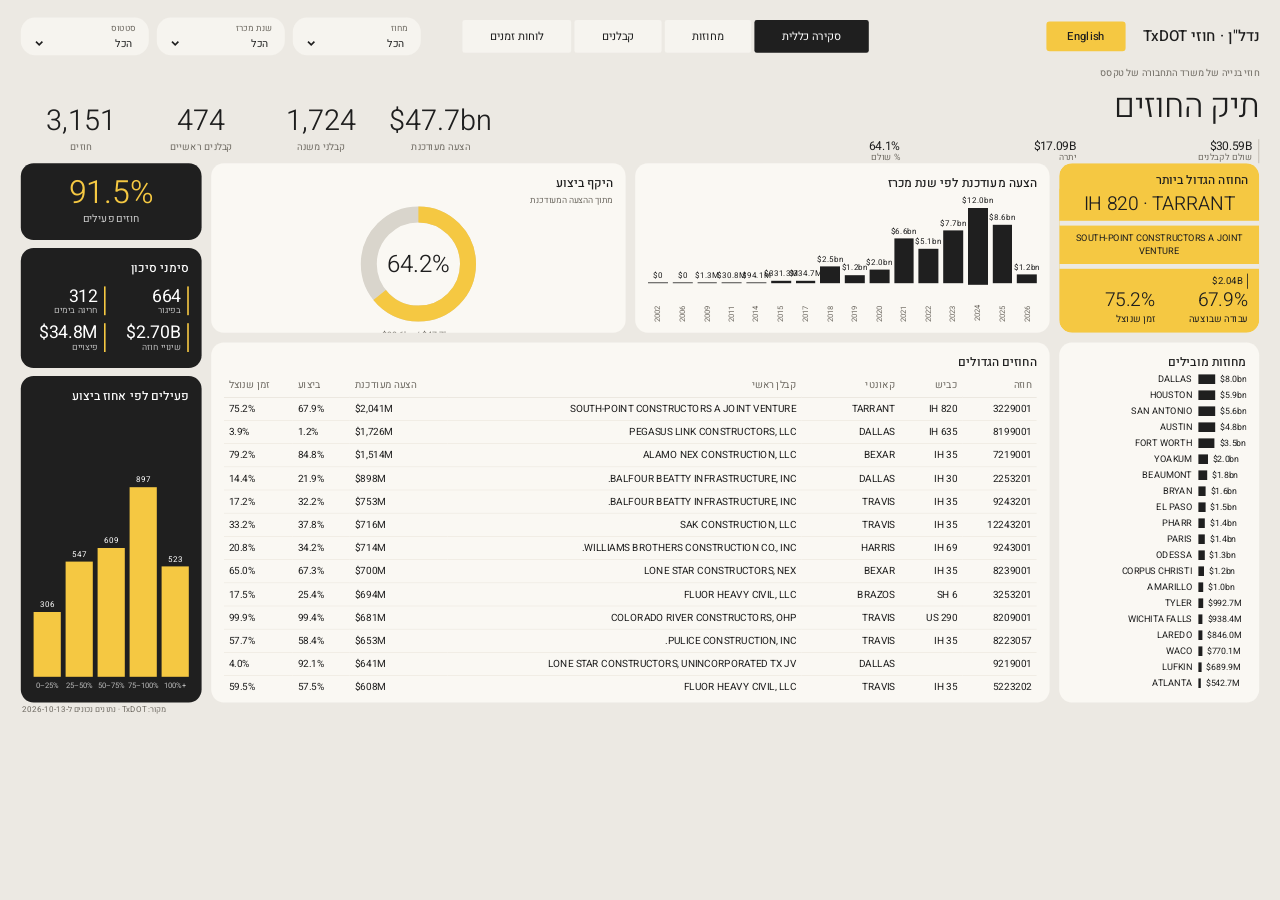
<file: dashboards/nadlan-he.html>
<!doctype html>
<html lang="he" dir="rtl">
<head>
<meta charset="utf-8">
<meta name="viewport" content="width=device-width, initial-scale=1">
<title>נדל"ן · חוזי TxDOT</title>
<link rel="preconnect" href="https://fonts.googleapis.com">
<link href="https://fonts.googleapis.com/css2?family=Heebo:wght@200;300;400;500;600;700&display=swap" rel="stylesheet">
<style>
  :root{
    --bg:#ECE9E3; --card:#FAF8F3; --ink:#1E1E1E; --muted:#6E6A62; --line:#E3DED4;
    --y:#F5C842; --y2:#E2A80A; --y3:#FBE6A3; --y4:#FDF3D2; --k:#1F1F1F; --k2:#2C2C2C; --g:#C9C5BC; --g2:#77736B;
    --red:#C8372D;
  }
  *{box-sizing:border-box}
  html,body{margin:0;height:100%;overflow:hidden;background:var(--bg);font-family:Heebo,"Segoe UI",Arial,sans-serif;color:var(--ink)}
  .stage{width:1600px;height:900px;position:absolute;left:0;top:0;transform-origin:top left;background:var(--bg);padding:22px 26px;display:flex;flex-direction:column}
  [dir=rtl] .stage{left:auto;right:0;transform-origin:top right}
  /* top bar */
  .top{display:flex;align-items:center;gap:22px;height:46px}
  .brand{font-size:19px;font-weight:500;white-space:nowrap}
  .lang{background:var(--y);color:var(--ink);text-decoration:none;font-size:14px;font-weight:500;padding:8px 26px;border-radius:4px}
  .lang:hover{background:var(--y2)}
  .tabs{display:flex;gap:4px;margin-inline-start:auto}
  .tab{border:0;background:#F6F4EF;font:inherit;font-size:14px;padding:10px 34px;cursor:pointer;color:var(--ink);border-radius:3px}
  .tab.on{background:var(--k);color:#fff}
  .tab:not(.on):hover{background:#fff}
  .filters{display:flex;gap:10px;margin-inline-start:30px}
  .flt{background:#F6F4EF;border-radius:18px;padding:5px 16px 4px;width:160px;display:flex;flex-direction:column}
  .flt label{font-size:11px;color:var(--muted)}
  .flt select{border:0;background:transparent;font:inherit;font-size:13px;color:var(--ink);padding:0;outline:none;cursor:pointer;width:100%}
  /* header */
  .head{display:flex;align-items:flex-end;margin-top:14px;min-height:110px}
  .head .tt{flex:1}
  .crumb{font-size:12px;color:var(--muted)}
  h1{font-size:42px;font-weight:300;margin:2px 0 10px;letter-spacing:-.5px}
  .subk{display:flex;gap:0}
  .subk div{min-width:200px;padding-inline-start:8px;border-inline-start:1px solid #B9B4AA;margin-inline-end:20px;font-size:15px;line-height:1.15}
  .subk div:not(:first-child){border-inline-start-color:transparent}
  .subk small{display:block;font-size:11px;color:var(--muted)}
  .kpis{display:flex;gap:0;margin-bottom:10px}
  .kpi{width:150px;text-align:center}
  .kpi b{display:block;font-size:36px;font-weight:300;line-height:1.05}
  .kpi small{font-size:12px;color:var(--muted)}
  /* grid */
  .page{flex:1;display:none;min-height:0}
  .page.on{display:grid}
  .card{background:var(--card);border-radius:16px;padding:14px 16px;min-height:0;overflow:hidden;display:flex;flex-direction:column}
  .card.y{background:var(--y)}
  .card.k{background:var(--k);color:#fff}
  .card h3{margin:0 0 2px;font-size:15px;font-weight:500}
  .card .note{font-size:11px;color:var(--muted);margin-bottom:6px}
  .card.k .note{color:#bbb}
  .body{flex:1;min-height:0;position:relative}
  .scroll{overflow:auto;height:100%}
  .scroll::-webkit-scrollbar{width:6px;height:6px}.scroll::-webkit-scrollbar-thumb{background:#ccc;border-radius:3px}
  /* tables */
  table{border-collapse:collapse;width:100%;font-size:12.5px}
  th{font-weight:400;color:var(--muted);text-align:start;padding:6px 6px;border-bottom:1px solid var(--line);position:sticky;top:0;background:var(--card);cursor:pointer;white-space:nowrap}
  .k th{background:var(--k);color:#ddd;border-bottom-color:#444}
  th.num,td.num{text-align:end}
  td{padding:5px 6px;border-bottom:1px solid #EFEBE3;white-space:nowrap;overflow:hidden;text-overflow:ellipsis;max-width:330px}
  .k td{border-bottom-color:#333}
  tr:hover td{background:rgba(245,200,66,.18)}
  .k .hw{color:var(--y)}
  /* bars */
  .hbars{direction:ltr;display:flex;flex-direction:column;gap:3px;height:100%;overflow:auto}
  .hb{display:grid;grid-template-columns:150px 1fr;align-items:center;gap:8px;font-size:11.5px;cursor:pointer}
  .hb .lb{text-align:end;white-space:nowrap;overflow:hidden;text-overflow:ellipsis;text-transform:uppercase}
  .hb .tr{display:flex;align-items:center;gap:6px}
  .hb .br{height:12px;background:var(--k);min-width:2px}
  .k .hb .br,.y .hb .br.alt{background:var(--y)}
  .y .hb .br{background:var(--k)}
  .hb .v{font-size:11px;white-space:nowrap}
  .hb:hover .lb{color:var(--y2)}
  .vbars{direction:ltr;display:flex;align-items:flex-end;gap:6px;height:100%;padding-top:18px}
  .vb{flex:1;display:flex;flex-direction:column;align-items:center;justify-content:flex-end;height:100%;min-width:0}
  .vb .br{width:100%;background:var(--k);position:relative;min-height:1px}
  .vb .br span{position:absolute;bottom:100%;left:50%;transform:translateX(-50%);font-size:10px;white-space:nowrap;margin-bottom:2px}
  .vb .x{font-size:9.5px;color:var(--muted);margin-top:4px;white-space:nowrap}
  .vb .x.rot{writing-mode:vertical-rl;transform:rotate(180deg);height:44px}
  .k .vb .br{background:var(--y)} .k .vb .x{color:#bbb}
  .ybars .vb .br{background:var(--y)}
  /* misc */
  .big{font-size:58px;font-weight:300;color:var(--y);text-align:center;line-height:1.1;margin-top:8px}
  .cap{text-align:center;font-size:13px;color:#ccc}
  .risk{display:grid;grid-template-columns:repeat(3,1fr);gap:10px 14px;margin-top:10px}
  .risk div{border-inline-start:2px solid var(--y);padding-inline-start:8px;font-size:22px;line-height:1.1}
  .risk small{display:block;font-size:11px;color:#bbb}
  .lc-top{background:var(--y);text-align:center;font-weight:300;line-height:1.1}
  .lc-mid{text-align:center;font-size:11.5px;padding:7px 8px;border-top:6px solid var(--bg);border-bottom:6px solid var(--bg)}
  .lc-bot{padding:6px 14px 8px;display:grid;grid-template-columns:1fr 1fr;gap:2px 10px;font-size:12px}
  .lc-bot .amt{grid-column:1/-1;border-inline-start:1px solid var(--ink);padding-inline-start:6px}
  .lc-bot b{display:block;font-size:24px;font-weight:300;line-height:1.1}
  .donut{display:flex;align-items:center;justify-content:center;height:100%}
  .tm{display:flex;flex-wrap:wrap;width:100%;height:46px;gap:2px;margin-bottom:6px}
  .tm div{font-size:10px;padding:2px 4px;color:#fff;overflow:hidden;white-space:nowrap;cursor:pointer;line-height:1.2}
  .heat{direction:ltr;display:grid;grid-template-columns:76px repeat(5,minmax(0,1fr));grid-template-rows:28px repeat(5,minmax(0,1fr));gap:5px;font-size:12px;margin-top:6px;height:calc(100% - 10px);max-width:660px}
  .heat .h{color:var(--muted);display:flex;align-items:center;font-size:11.5px}
  .heat .hc{display:flex;align-items:center;justify-content:center;font-size:11.5px;color:var(--muted)}
  .heat .c{display:flex;align-items:center;justify-content:center;font-size:20px;font-weight:300;border-radius:3px}
  .ext{display:grid;grid-template-columns:repeat(3,1fr);gap:6px;margin-top:10px;border-inline-start:1px solid var(--ink);padding-inline-start:8px}
  .ext b{display:block;font-size:20px;font-weight:300}
  .ext .amt{grid-column:1/-1}
  .ext small{font-size:11px;color:var(--muted)}
  .empty{color:var(--muted);font-size:13px;padding:20px;text-align:center}
  .foot{position:absolute;bottom:6px;inset-inline-end:28px;font-size:10px;color:var(--muted)}
</style>
</head>
<body>
<div class="stage" id="stage">
  <div class="top">
    <div class="brand" id="brand"></div>
    <a class="lang" id="lang" href="#"></a>
    <div class="tabs" id="tabs"></div>
    <div class="filters" id="filters"></div>
  </div>
  <div class="head">
    <div class="tt">
      <div class="crumb" id="crumb"></div>
      <h1 id="title"></h1>
      <div class="subk" id="subk"></div>
    </div>
    <div class="kpis" id="kpis"></div>
  </div>

  <!-- OVERVIEW -->
  <div class="page" id="p-overview" style="grid-template-columns:250px 1fr 1fr 1fr 1fr 226px;grid-template-rows:212px minmax(0,1fr);gap:12px">
    <div class="card" style="padding:0;background:transparent;grid-row:1" id="o-largest"></div>
    <div class="card" style="grid-column:2/4"><h3 data-t="bidByYear"></h3><div class="body" id="o-years"></div></div>
    <div class="card" style="grid-column:4/6"><h3 data-t="workCompleted"></h3><div class="note" data-t="ofRevised"></div><div class="body" id="o-donut"></div></div>
    <div style="grid-column:6;grid-row:1/3;display:grid;grid-template-rows:96px 150px minmax(0,1fr);gap:10px;min-height:0">
      <div class="card k"><div class="big" id="o-active" style="font-size:40px;margin-top:2px"></div><div class="cap" data-t="activeContracts"></div></div>
      <div class="card k"><h3 data-t="riskSignals"></h3><div class="risk" id="o-risk" style="grid-template-columns:1fr 1fr"></div></div>
      <div class="card k"><h3 data-t="activeByComplete"></h3><div class="body" id="o-buckets"></div></div>
    </div>
    <div class="card" style="grid-row:2"><h3 data-t="topDistricts"></h3><div class="body" id="o-districts"></div></div>
    <div class="card" style="grid-row:2;grid-column:2/6"><h3 data-t="largestContracts"></h3><div class="body scroll" id="o-table"></div></div>
  </div>

  <!-- DISTRICTS -->
  <div class="page" id="p-districts" style="grid-template-columns:1fr 330px;grid-template-rows:minmax(0,1fr) minmax(0,1fr);gap:12px">
    <div class="card" style="grid-row:1/3"><div id="d-tree"></div><h3 data-t="districtsRanked"></h3><div class="note" data-t="behindNote"></div><div class="body scroll" id="d-table"></div></div>
    <div class="card k"><h3 data-t="byWorkType"></h3><div class="body" id="d-types"></div></div>
    <div class="card y"><h3 data-t="topCounties"></h3><div class="body" id="d-counties"></div></div>
  </div>

  <!-- CONTRACTORS -->
  <div class="page" id="p-contractors" style="grid-template-columns:262px 1fr 262px;grid-template-rows:212px minmax(0,1fr);gap:12px">
    <div class="card" style="padding:0;background:transparent" id="c-largest"></div>
    <div class="card"><h3 data-t="topPrimes"></h3><div class="body scroll" id="c-table"></div></div>
    <div class="card k"><div class="big" id="c-withsubs" style="margin-top:22px"></div><div class="cap" data-t="withSubs"></div></div>
    <div class="card"><h3 data-t="subsPerContract"></h3><div class="body ybars" id="c-dist"></div></div>
    <div class="card"><h3 data-t="subsByValue"></h3><div class="note" data-t="subsEstimate"></div><div class="body" id="c-subval"></div></div>
    <div class="card k"><h3 data-t="topSubs"></h3><div class="note" data-t="byContractCount"></div><div class="body" id="c-subcount"></div></div>
  </div>

  <!-- SCHEDULE -->
  <div class="page" id="p-schedule" style="grid-template-columns:.76fr .74fr .5fr;grid-template-rows:212px minmax(0,1fr);gap:12px">
    <div class="card" style="grid-row:1/3"><h3 data-t="timeVsWork"></h3><div class="note" data-t="heatNote"></div><div class="body" id="s-heat"></div></div>
    <div class="card" style="grid-column:3;grid-row:1"><h3 data-t="contractsLet"></h3><div class="note" data-t="byMonth"></div><div class="body" id="s-months"></div></div>
    <div class="card k" style="grid-column:2;grid-row:1/3"><h3 data-t="largeBehind"></h3><div class="body scroll" id="s-table"></div></div>
    <div class="card" style="grid-column:3;grid-row:2"><h3 data-t="extDamages"></h3><div class="body" id="s-ext"></div></div>
  </div>
  <div class="foot" id="foot"></div>
</div>

<script src="nadlan-data.js"></script>
<script>
const LANG = "he";
const OTHER = "nadlan-en.html";
const T = {
  en:{brand:"nadlan · TxDOT contracts", langBtn:"עברית", all:"All",
    pages:{overview:"Overview",districts:"Districts",contractors:"Contractors",schedule:"Schedule"},
    titles:{overview:"Contract portfolio",districts:"Districts",contractors:"Contractors & subcontractors",schedule:"Schedule"},
    crumbs:{overview:"Texas DOT construction contracts",districts:"Hierarchy: District → Area office → Contract",contractors:"Prime contractor → Contract → Subcontractors",schedule:"Active contracts · working days allowed, used and granted"},
    f:{district:"District",year:"Let year",status:"Status",type:"Work type",contractor:"Contractor"},
    status:{1:"Active",0:"Pending"},
    revisedBid:"Revised bid",subcontractors:"Subcontractors",primes:"Prime contractors",contracts:"Contracts",paid:"Paid to contractors",remaining:"Remaining",paidPct:"Paid %",
    largest:"Largest contract",workDone:"Work done",timeUsed:"Time used",bidByYear:"Revised bid by let year",workCompleted:"Work completed",ofRevised:"Of revised bid",
    activeContracts:"Active contracts",riskSignals:"Risk signals",behind:"Behind",pastDays:"Past days",changeOrders:"Change orders",damages:"Damages",
    topDistricts:"Top districts",largestContracts:"Largest contracts",activeByComplete:"Active by % complete",
    contract:"Contract",highway:"Highway",county:"County",prime:"Prime contractor",complete:"Complete",
    avgPer:"Avg per contract",counties:"Counties",areaOffices:"Area offices",districtsN:"Districts & divisions",
    districtsRanked:"Districts ranked by revised bid",behindNote:"Behind = active contracts where time used exceeds work done by 20+ pts",
    district:"District",engineer:"District engineer",pctComplete:"% Complete",byWorkType:"By work type",topCounties:"Top counties",
    top10:"Top 10 share",subsPer:"Subs per contract",subcontracted:"Subcontracted",subShare:"Subcontract share",largestContractor:"Largest contractor",
    topPrimes:"Top prime contractors",contractor:"Contractor",withSubs:"Contracts with subcontractors",subsPerContract:"Subs per contract",
    subsByValue:"Subcontractors by estimated value",subsEstimate:"Estimate: subcontractor % × revised bid",topSubs:"Top subcontractors",byContractCount:"By contract count",
    daysUsed:"Days used",daysRemaining:"Days remaining",avgExt:"Avg extension days",avgAllowed:"Avg days allowed",pastAllowed:"Past allowed days",
    timeVsWork:"Time used vs. work done",heatNote:"Yellow = time ahead of work · rows: time used · columns: work done",
    contractsLet:"Contracts let",byMonth:"By month, since 2025",extDamages:"Extensions & damages",extDays:"Extension days",extended:"Extended",withDamages:"With damages",
    largeBehind:"Large contracts behind schedule",bid:"Bid",noData:"No contracts match these filters",
    foot:"Source: TxDOT contract progress · data as of "},
  he:{brand:"נדל\"ן · חוזי TxDOT", langBtn:"English", all:"הכל",
    pages:{overview:"סקירה כללית",districts:"מחוזות",contractors:"קבלנים",schedule:"לוחות זמנים"},
    titles:{overview:"תיק החוזים",districts:"מחוזות",contractors:"קבלנים וקבלני משנה",schedule:"לוחות זמנים"},
    crumbs:{overview:"חוזי בנייה של משרד התחבורה של טקסס",districts:"היררכיה: מחוז ← משרד אזורי ← חוזה",contractors:"קבלן ראשי ← חוזה ← קבלני משנה",schedule:"חוזים פעילים · ימי עבודה שהוקצו, נוצלו והוארכו"},
    f:{district:"מחוז",year:"שנת מכרז",status:"סטטוס",type:"סוג עבודה",contractor:"קבלן"},
    status:{1:"פעיל",0:"ממתין"},
    revisedBid:"הצעה מעודכנת",subcontractors:"קבלני משנה",primes:"קבלנים ראשיים",contracts:"חוזים",paid:"שולם לקבלנים",remaining:"יתרה",paidPct:"% שולם",
    largest:"החוזה הגדול ביותר",workDone:"עבודה שבוצעה",timeUsed:"זמן שנוצל",bidByYear:"הצעה מעודכנת לפי שנת מכרז",workCompleted:"היקף ביצוע",ofRevised:"מתוך ההצעה המעודכנת",
    activeContracts:"חוזים פעילים",riskSignals:"סימני סיכון",behind:"בפיגור",pastDays:"חריגה בימים",changeOrders:"שינויי חוזה",damages:"פיצויים",
    topDistricts:"מחוזות מובילים",largestContracts:"החוזים הגדולים",activeByComplete:"פעילים לפי אחוז ביצוע",
    contract:"חוזה",highway:"כביש",county:"קאונטי",prime:"קבלן ראשי",complete:"ביצוע",
    avgPer:"ממוצע לחוזה",counties:"קאונטיז",areaOffices:"משרדים אזוריים",districtsN:"מחוזות ואגפים",
    districtsRanked:"מחוזות לפי הצעה מעודכנת",behindNote:"בפיגור = חוזה פעיל שבו הזמן שנוצל עולה על הביצוע ב-20 נק' ומעלה",
    district:"מחוז",engineer:"מהנדס מחוז",pctComplete:"% ביצוע",byWorkType:"לפי סוג עבודה",topCounties:"קאונטיז מובילים",
    top10:"נתח 10 המובילים",subsPer:"קבלני משנה לחוזה",subcontracted:"הועבר לקבלני משנה",subShare:"נתח קבלני משנה",largestContractor:"הקבלן הגדול ביותר",
    topPrimes:"קבלנים ראשיים מובילים",contractor:"קבלן",withSubs:"חוזים עם קבלני משנה",subsPerContract:"קבלני משנה לחוזה",
    subsByValue:"קבלני משנה לפי שווי משוער",subsEstimate:"הערכה: % קבלן משנה × הצעה מעודכנת",topSubs:"קבלני משנה מובילים",byContractCount:"לפי מספר חוזים",
    daysUsed:"ימים שנוצלו",daysRemaining:"ימים שנותרו",avgExt:"ממוצע ימי הארכה",avgAllowed:"ממוצע ימים שהוקצו",pastAllowed:"חריגה מהימים",
    timeVsWork:"זמן שנוצל מול עבודה שבוצעה",heatNote:"צהוב = הזמן מקדים את העבודה · שורות: זמן שנוצל · עמודות: עבודה שבוצעה",
    contractsLet:"חוזים שנחתמו",byMonth:"לפי חודש, מאז 2025",extDamages:"הארכות ופיצויים",extDays:"ימי הארכה",extended:"הוארכו",withDamages:"עם פיצויים",
    largeBehind:"חוזים גדולים בפיגור",bid:"הצעה",noData:"אין חוזים שתואמים לסינון",
    foot:"מקור: TxDOT · נתונים נכונים ל-"}
}[LANG];

/* ---------- data ---------- */
const N = window.NADLAN;
const C = N.c.map((r,i)=>({i,num:r[0],d:r[1],co:r[2],hw:r[3],k:r[4],t:r[5],act:r[6],let:r[7],yr:r[7]?+r[7].slice(0,4):0,
  rb:r[8],ob:r[9],cho:r[10],wtd:r[11],paid:r[12],ld:r[13],da:r[14],dc:r[15],dg:r[16],pcd:r[17],pct:r[18],ptu:r[19],wb:r[20],tb:r[21],ao:r[22]}));
const SUBS_BY = {}; N.sub.forEach(s=>{(SUBS_BY[s[0]]=SUBS_BY[s[0]]||[]).push(s)});
const isBehind = c => c.act && (c.pct - c.pcd) > 20;
const BUCKETS = ["0–25%","25–50%","50–75%","75–100%","100%+"];

/* ---------- format ---------- */
const nf = new Intl.NumberFormat("en-US");
const money = v => { const a=Math.abs(v); return a>=1e9 ? "$"+(v/1e9).toFixed(1)+"bn" : a>=1e6 ? "$"+(v/1e6).toFixed(1)+"M" : a>=1e3 ? "$"+(v/1e3).toFixed(0)+"K" : "$"+nf.format(Math.round(v)); };
const moneyB = v => "$"+(v/1e9).toFixed(2)+"B";
const moneyM = v => "$"+nf.format(Math.round(v/1e6))+"M";
const pct = (v,d=1) => isFinite(v) ? (v*100).toFixed(d)+"%" : "–";
const sum = (a,f) => a.reduce((s,x)=>s+f(x),0);
const esc = s => String(s==null?"":s).replace(/[&<>"]/g,ch=>({"&":"&amp;","<":"&lt;",">":"&gt;",'"':"&quot;"}[ch]));
const $ = id => document.getElementById(id);
const titleCase = s => s;

/* ---------- state ---------- */
const PAGES = {
  overview:{filters:["district","year","status"]},
  districts:{filters:["year","type","status"]},
  contractors:{filters:["type","district","contractor"]},
  schedule:{filters:["year","type","district"]}
};
let page = (location.hash||"").replace("#","");
if(!PAGES[page]) page = "overview";
const F = {district:"",year:"",status:"",type:"",contractor:""};

function options(key){
  if(key==="district") return N.d.map((n,i)=>[i,n]).sort((a,b)=>a[1].localeCompare(b[1]));
  if(key==="year") return [...new Set(C.map(c=>c.yr))].filter(Boolean).sort((a,b)=>b-a).map(y=>[y,y]);
  if(key==="status") return [[1,T.status[1]],[0,T.status[0]]];
  if(key==="type") return N.t.map((n,i)=>[i,n]).sort((a,b)=>a[1].localeCompare(b[1]));
  if(key==="contractor"){ const v={}; C.forEach(c=>v[c.k]=(v[c.k]||0)+c.rb); return Object.keys(v).sort((a,b)=>v[b]-v[a]).map(k=>[k,N.k[k]]); }
}
function filtered(){
  const keys = PAGES[page].filters;
  return C.filter(c => keys.every(k => {
    const v = F[k]; if(v==="") return true;
    if(k==="district") return c.d==v; if(k==="year") return c.yr==v; if(k==="status") return c.act==v;
    if(k==="type") return c.t==v; if(k==="contractor") return c.k==v; return true; }));
}

/* ---------- builders ---------- */
function hbars(el, items, fmt, opts={}){
  if(!items.length){ el.innerHTML = `<div class="empty">${T.noData}</div>`; return; }
  const max = Math.max(...items.map(x=>x[1]), 1);
  el.innerHTML = `<div class="hbars">` + items.map(([lb,v,key])=>
    `<div class="hb" ${key!=null?`data-k="${key}"`:""} title="${esc(lb)}: ${fmt(v)}"><div class="lb">${esc(lb)}</div><div class="tr"><div class="br" style="width:${Math.max(v/max*100*.78,.4)}%"></div><span class="v">${fmt(v)}</span></div></div>`).join("") + `</div>`;
  if(opts.onClick) el.querySelectorAll(".hb[data-k]").forEach(b=>b.onclick=()=>opts.onClick(b.dataset.k));
}
function vbars(el, items, fmt, opts={}){
  const max = Math.max(...items.map(x=>x[1]), 1);
  el.innerHTML = `<div class="vbars">` + items.map(([lb,v])=>
    `<div class="vb" title="${esc(lb)}: ${fmt(v)}"><div class="br" style="height:${v/max*(opts.h||82)}%">${opts.labels===false?"":`<span>${fmt(v)}</span>`}</div><div class="x ${opts.rot?"rot":""}">${esc(lb)}</div></div>`).join("") + `</div>`;
}
function table(el, cols, rows, sortKey){
  if(!rows.length){ el.innerHTML = `<div class="empty">${T.noData}</div>`; return; }
  el.innerHTML = `<table><thead><tr>${cols.map(c=>`<th class="${c.num?"num":""}">${c.h}</th>`).join("")}</tr></thead><tbody>` +
    rows.map(r=>`<tr>${cols.map(c=>`<td class="${c.num?"num":""} ${c.cls||""}" title="${esc(c.v(r))}">${c.f?c.f(r):esc(c.v(r))}</td>`).join("")}</tr>`).join("") + `</tbody></table>`;
}
function setKpis(subk, kpis){
  $("subk").innerHTML = subk.map(([v,l])=>`<div>${v}<small>${l}</small></div>`).join("");
  $("kpis").innerHTML = kpis.map(([v,l])=>`<div class="kpi"><b>${v}</b><small>${l}</small></div>`).join("");
}
function donut(el, part, total){
  const p = total ? Math.max(0, Math.min(1, part/total)) : 0, r=62, cx=90, cy=82, L=2*Math.PI*r;
  el.innerHTML = `<div class="donut"><svg width="300" height="170" viewBox="0 0 300 170">
    <circle cx="${cx+60}" cy="${cy}" r="${r}" fill="none" stroke="#D9D5CC" stroke-width="20"/>
    <circle cx="${cx+60}" cy="${cy}" r="${r}" fill="none" stroke="#F5C842" stroke-width="20" stroke-dasharray="${L*p} ${L}" transform="rotate(-90 ${cx+60} ${cy})"/>
    <text x="${cx+60}" y="${cy+10}" text-anchor="middle" font-size="30" font-weight="300" fill="#1E1E1E" font-family="Heebo,Arial">${pct(p)}</text>
    <text x="${cx+60}" y="${cy+r+30}" text-anchor="middle" font-size="11" fill="#6E6A62" font-family="Heebo,Arial">${money(part)} / ${money(total)}</text></svg></div>`;
}
function largestCard(el, title, label, sub, amount, a, al, b, bl){
  el.innerHTML = `<div style="display:flex;flex-direction:column;gap:0;height:100%;border-radius:16px;overflow:hidden;background:var(--y)">
    <div style="padding:10px 14px 0;font-size:15px;font-weight:500">${title}</div>
    <div class="lc-top" style="font-size:${label.length>24?18:24}px;padding:6px 10px 8px">${esc(label)}</div>
    ${sub?`<div class="lc-mid">${esc(sub)}</div>`:`<div style="height:6px;background:var(--bg)"></div>`}
    <div class="lc-bot" style="flex:1"><div class="amt">${amount}</div><div><b>${a}</b>${al}</div><div><b>${b}</b>${bl}</div></div></div>`;
}
function setFilter(k, v){ F[k] = String(v); render(); }

/* ---------- pages ---------- */
function renderOverview(rows){
  const rb=sum(rows,c=>c.rb), wtd=sum(rows,c=>c.wtd), paid=sum(rows,c=>c.paid);
  const ids=new Set(rows.map(c=>c.i)); const subNames=new Set(); rows.forEach(c=>(SUBS_BY[c.i]||[]).forEach(s=>subNames.add(s[1])));
  setKpis([[moneyB(paid),T.paid],[moneyB(rb-wtd),T.remaining],[pct(rb?paid/rb:NaN),T.paidPct]],
    [[money(rb),T.revisedBid],[nf.format(subNames.size),T.subcontractors],[nf.format(new Set(rows.map(c=>c.k)).size),T.primes],[nf.format(rows.length),T.contracts]]);
  const top = rows.slice().sort((a,b)=>b.rb-a.rb)[0];
  if(top) largestCard($("o-largest"),T.largest,`${top.hw} · ${N.co[top.co]}`,N.k[top.k],moneyB(top.rb),pct(top.pcd/100),T.workDone,pct(top.ptu/100),T.timeUsed);
  else $("o-largest").innerHTML = `<div class="card" style="height:100%"><div class="empty">${T.noData}</div></div>`;
  const byY={}; rows.forEach(c=>{ if(c.yr) byY[c.yr]=(byY[c.yr]||0)+c.rb; });
  vbars($("o-years"), Object.keys(byY).sort().map(y=>[y,byY[y]]), v=>money(v), {rot:true,h:72});
  donut($("o-donut"), wtd, rb);
  const act=rows.filter(c=>c.act);
  $("o-active").textContent = pct(rows.length?act.length/rows.length:NaN);
  $("o-risk").innerHTML = [[nf.format(rows.filter(isBehind).length),T.behind],[nf.format(act.filter(c=>c.ptu>100).length),T.pastDays],
    [moneyB(sum(rows,c=>c.cho)),T.changeOrders],[money(-sum(rows,c=>c.ld)),T.damages]].map(([v,l])=>`<div>${v}<small>${l}</small></div>`).join("");
  const byD={}; rows.forEach(c=>byD[c.d]=(byD[c.d]||0)+c.rb);
  hbars($("o-districts"), Object.keys(byD).sort((a,b)=>byD[b]-byD[a]).map(d=>[N.d[d],byD[d],d]), money, {onClick:k=>setFilter("district",k)});
  table($("o-table"), [
    {h:T.contract,v:r=>r.num},{h:T.highway,v:r=>r.hw},{h:T.county,v:r=>N.co[r.co]},{h:T.prime,v:r=>N.k[r.k]},
    {h:T.revisedBid,num:1,v:r=>moneyM(r.rb)},{h:T.complete,num:1,v:r=>pct(r.pcd/100)},{h:T.timeUsed,num:1,v:r=>pct(r.ptu/100)}],
    rows.slice().sort((a,b)=>b.rb-a.rb).slice(0,60));
  const bk=[0,0,0,0,0]; act.forEach(c=>{ if(c.wb>=1&&c.wb<=5) bk[c.wb-1]++; });
  vbars($("o-buckets"), BUCKETS.map((b,i)=>[b,bk[i]]), v=>nf.format(v), {h:70});
}
function renderDistricts(rows){
  const rb=sum(rows,c=>c.rb);
  setKpis([], [[money(rows.length?rb/rows.length:0),T.avgPer],[nf.format(new Set(rows.map(c=>c.co)).size),T.counties],
    [nf.format(new Set(rows.map(c=>c.ao)).size),T.areaOffices],[nf.format(new Set(rows.map(c=>c.d)).size),T.districtsN]]);
  const g={}; rows.forEach(c=>{ const x=g[c.d]=g[c.d]||{d:c.d,n:0,rb:0,wtd:0,beh:0,cho:0}; x.n++; x.rb+=c.rb; x.wtd+=c.wtd; x.cho+=c.cho; if(isBehind(c)) x.beh++; });
  const list=Object.values(g).sort((a,b)=>b.rb-a.rb);
  const pal=["#1F1F1F","#F5C842","#8E8A82","#C9C5BC","#E2A80A","#3D3D3D","#B39A57","#5E5A53","#D8B95E","#A7A39A"];
  $("d-tree").innerHTML = `<div class="tm">`+list.map((x,i)=>`<div style="flex:${x.rb} 1 0;background:${pal[i%pal.length]};color:${[1,3,4,6,8,9].includes(i%10)?"#1E1E1E":"#fff"}" title="${esc(N.d[x.d])}: ${money(x.rb)}" data-k="${x.d}">${esc(N.d[x.d])}<br>${money(x.rb)}</div>`).join("")+`</div>`;
  $("d-tree").querySelectorAll("[data-k]").forEach(b=>b.onclick=()=>{ F.district=b.dataset.k; page="overview"; location.hash="overview"; render(); });
  table($("d-table"), [
    {h:T.district,v:r=>N.d[r.d]},{h:T.engineer,v:r=>N.de[r.d]||""},{h:T.contracts,num:1,v:r=>nf.format(r.n)},
    {h:T.revisedBid,num:1,v:r=>moneyM(r.rb)},{h:T.pctComplete,num:1,v:r=>pct(r.rb?r.wtd/r.rb:NaN)},{h:T.behind,num:1,v:r=>r.beh||""},{h:T.changeOrders,num:1,v:r=>moneyM(r.cho)}], list);
  const byT={}; rows.forEach(c=>byT[c.t]=(byT[c.t]||0)+c.rb);
  hbars($("d-types"), Object.keys(byT).sort((a,b)=>byT[b]-byT[a]).map(t=>[N.t[t],byT[t],t]), v=>"$"+(v/1e9).toFixed(0)+"bn", {onClick:k=>setFilter("type",k)});
  const byC={}; rows.forEach(c=>byC[c.co]=(byC[c.co]||0)+1);
  hbars($("d-counties"), Object.keys(byC).sort((a,b)=>byC[b]-byC[a]).slice(0,40).map(k=>[N.co[k],byC[k]]), v=>nf.format(v));
}
function renderContractors(rows){
  const rb=sum(rows,c=>c.rb); let subAmt=0, lines=0; const subN={}, subV={}, withSubs=new Set();
  rows.forEach(c=>(SUBS_BY[c.i]||[]).forEach(s=>{ subAmt+=s[2]*c.rb; lines++; withSubs.add(c.i); subN[s[1]]=(subN[s[1]]||0)+1; subV[s[1]]=(subV[s[1]]||0)+s[2]*c.rb; }));
  const g={}; rows.forEach(c=>{ const x=g[c.k]=g[c.k]||{k:c.k,n:0,rb:0,wtd:0,beh:0}; x.n++; x.rb+=c.rb; x.wtd+=c.wtd; if(isBehind(c)) x.beh++; });
  const list=Object.values(g).sort((a,b)=>b.rb-a.rb);
  const top10=sum(list.slice(0,10),x=>x.rb);
  setKpis([[moneyB(subAmt),T.subcontracted],[moneyB(rb),T.revisedBid],[pct(rb?subAmt/rb:NaN),T.subShare]],
    [[pct(rb?top10/rb:NaN),T.top10],[withSubs.size?(lines/withSubs.size).toFixed(1):"–",T.subsPer],[nf.format(Object.keys(subN).length),T.subcontractors],[nf.format(list.length),T.primes]]);
  const t=list[0];
  if(t) largestCard($("c-largest"),T.largestContractor,N.k[t.k],"",moneyB(t.rb),nf.format(t.n),T.contracts,pct(t.rb?t.wtd/t.rb:NaN),T.complete);
  else $("c-largest").innerHTML = `<div class="card" style="height:100%"><div class="empty">${T.noData}</div></div>`;
  table($("c-table"), [{h:T.contractor,v:r=>N.k[r.k]},{h:T.contracts,num:1,v:r=>nf.format(r.n)},{h:T.revisedBid,num:1,v:r=>moneyM(r.rb)},
    {h:T.pctComplete,num:1,v:r=>pct(r.rb?r.wtd/r.rb:NaN)},{h:T.behind,num:1,v:r=>r.beh||""}], list.slice(0,80));
  $("c-withsubs").textContent = pct(rows.length?withSubs.size/rows.length:NaN);
  const dist=[0,0,0,0,0]; withSubs.forEach(i=>{ const n=SUBS_BY[i].length; dist[n<=1?0:n<=3?1:n<=6?2:n<=10?3:4]++; });
  vbars($("c-dist"), [["1",dist[0]],["2–3",dist[1]],["4–6",dist[2]],["7–10",dist[3]],["11+",dist[4]]], v=>nf.format(v), {h:80});
  hbars($("c-subval"), Object.keys(subV).sort((a,b)=>subV[b]-subV[a]).slice(0,30).map(s=>[N.s[s],subV[s]]), v=>"$"+(v/1e9).toFixed(2)+"bn");
  hbars($("c-subcount"), Object.keys(subN).sort((a,b)=>subN[b]-subN[a]).slice(0,40).map(s=>[N.s[s],subN[s]]), v=>nf.format(v));
}
function renderSchedule(rows){
  const act=rows.filter(c=>c.act); const n=act.length||NaN;
  const avgA=sum(act,c=>c.da)/n, avgC=sum(act,c=>c.dc)/n, avgG=sum(act,c=>c.dg)/n;
  setKpis([[isFinite(avgC)?Math.round(avgC):"–",T.daysUsed],[isFinite(avgA)?Math.round(avgA-avgC):"–",T.daysRemaining]],
    [[isFinite(avgG)?Math.round(avgG):"–",T.avgExt],[isFinite(avgA)?Math.round(avgA):"–",T.avgAllowed],[nf.format(act.filter(c=>c.ptu>100).length),T.pastAllowed],[nf.format(rows.filter(isBehind).length),T.behind]]);
  const H=[...Array(5)].map(()=>[0,0,0,0,0]); act.forEach(c=>{ if(c.tb>=1&&c.tb<=5&&c.wb>=1&&c.wb<=5) H[5-c.tb][c.wb-1]++; }); // Time Bucket Order: 1 = 100%+ … 5 = 0–25%
  const mx=Math.max(1,...H.flat());
  const col=(r,c,v)=>{ const a=.18+.82*Math.sqrt(v/mx); if(r>c) return [`rgba(226,168,10,${a})`, a>.6?"#1E1E1E":"#1E1E1E"]; if(r===c) return [`rgba(31,31,31,${a})`, a>.45?"#fff":"#1E1E1E"]; return [`rgba(119,115,107,${a})`, a>.6?"#fff":"#1E1E1E"]; };
  let h=`<div class="heat"><div class="h">${T.timeUsed}</div>${BUCKETS.map(b=>`<div class="hc">${b}</div>`).join("")}`;
  for(let r=4;r>=0;r--){ h+=`<div class="h">${BUCKETS[r]}</div>`; for(let c=0;c<5;c++){ const v=H[r][c]; const [bg,fg]=col(r,c,v); h+=`<div class="c" style="background:${v?bg:"#F1EEE8"};color:${fg}" title="${T.timeUsed} ${BUCKETS[r]} · ${T.workDone} ${BUCKETS[c]}: ${v}">${v||""}</div>`; } }
  $("s-heat").innerHTML = h+"</div>";
  const byM={}; rows.forEach(c=>{ if(c.let>="2025-01") byM[c.let]=(byM[c.let]||0)+1; });
  vbars($("s-months"), Object.keys(byM).sort().map(m=>[m,byM[m]]), v=>nf.format(v), {rot:true,labels:false,h:70});
  $("s-ext").innerHTML = `<div class="ext"><div class="amt"><b>${money(-sum(rows,c=>c.ld))}</b></div><div><b>${nf.format(sum(act,c=>c.dg))}</b><small>${T.extDays}</small></div><div><b>${nf.format(act.filter(c=>c.dg>0).length)}</b><small>${T.extended}</small></div><div><b>${nf.format(rows.filter(c=>c.ld!==0).length)}</b><small>${T.withDamages}</small></div></div>`;
  table($("s-table"), [{h:T.contract,v:r=>r.num},{h:T.highway,v:r=>r.hw,cls:"hw"},{h:T.county,v:r=>N.co[r.co]},{h:T.bid,num:1,v:r=>moneyM(r.rb)},
    {h:T.complete,num:1,v:r=>pct(r.pcd/100)},{h:T.timeUsed,num:1,v:r=>pct(r.ptu/100)}], rows.filter(isBehind).sort((a,b)=>b.rb-a.rb).slice(0,80));
}

/* ---------- shell ---------- */
function renderShell(){
  $("brand").textContent = T.brand;
  $("lang").textContent = T.langBtn;
  $("lang").href = OTHER + "#" + page;
  $("tabs").innerHTML = Object.keys(PAGES).map(p=>`<button class="tab ${p===page?"on":""}" data-p="${p}">${T.pages[p]}</button>`).join("");
  $("tabs").querySelectorAll(".tab").forEach(b=>b.onclick=()=>{ page=b.dataset.p; history.replaceState(null,"","#"+page); render(); });
  $("filters").innerHTML = PAGES[page].filters.map(k=>`<div class="flt"><label>${T.f[k]}</label><select data-f="${k}"><option value="">${T.all}</option>${options(k).map(([v,l])=>`<option value="${v}" ${String(F[k])===String(v)?"selected":""}>${esc(l)}</option>`).join("")}</select></div>`).join("");
  $("filters").querySelectorAll("select").forEach(s=>s.onchange=()=>setFilter(s.dataset.f, s.value));
  $("crumb").textContent = T.crumbs[page];
  $("title").textContent = T.titles[page];
  document.querySelectorAll("[data-t]").forEach(e=>e.textContent=T[e.dataset.t]);
  document.querySelectorAll(".page").forEach(p=>p.classList.toggle("on", p.id==="p-"+page));
  $("foot").textContent = T.foot + N.asof;
}
function render(){
  renderShell();
  const rows = filtered();
  ({overview:renderOverview,districts:renderDistricts,contractors:renderContractors,schedule:renderSchedule})[page](rows);
}
function fit(){
  const s = Math.min(window.innerWidth/1600, window.innerHeight/900);
  const st = $("stage"); st.style.transform = `scale(${s})`;
  const off = (window.innerWidth - 1600*s)/2;
  if(LANG==="he"){ st.style.right = off+"px"; } else { st.style.left = off+"px"; }
}
window.addEventListener("resize", fit);
window.addEventListener("hashchange", ()=>{ const p=location.hash.replace("#",""); if(PAGES[p]&&p!==page){ page=p; render(); } });
fit(); render();
</script>
</body>
</html>
</file>
<file: assets/css/style.css>
/* ---- Tokens (A&K logo kit: navy, signal blue, print blue, cloud white) ---- */
:root {
  --navy: #0F1B33;
  --accent: #6E8BFF;        /* signal blue — on navy */
  --accent-print: #2F5BFF;  /* print blue — on light */
  --cloud: #EEF1F5;
  --bg: #EEF1F5;
  --surface: #ffffff;
  --text: #0F1B33;
  --text-secondary: #4A5260;
  --text-muted: #5B6474;
  --on-navy: #EEF1F5;
  --on-navy-muted: #9AA6BD;
  --navy-rule: #3A4A6A;
  --border-rule: #DCE2EC;
  --border-card: #DCE2EC;
  --border-chip: #C9D1DE;
  --radius-card: 8px;
  --radius-chip: 4px;
  --radius-nav: 4px;
  --font-display: 'Chakra Petch', 'Trebuchet MS', sans-serif;
  --font-body: 'Space Grotesk', 'Segoe UI', Helvetica, Arial, sans-serif;
  --font-mono: 'JetBrains Mono', ui-monospace, Consolas, Menlo, monospace;
  --max-width: 1140px;
  --pad-x: 32px;
  --hero-min-h: calc(100vh - 61px);
}

/* ---- Reset / base ---- */
* { box-sizing: border-box; }
html { scroll-behavior: smooth; }
body {
  margin: 0;
  background: var(--bg);
  color: var(--text);
  font-family: var(--font-body);
  -webkit-font-smoothing: antialiased;
}
a { color: var(--text); text-decoration: none; }
a:hover { color: var(--text); }
::selection { background: var(--accent); color: var(--navy); }
img { display: block; max-width: 100%; }

.container {
  max-width: var(--max-width);
  margin: 0 auto;
  padding: 0 var(--pad-x);
}

/* ---- Nav ---- */
.site-nav {
  position: sticky;
  top: 0;
  background: var(--navy);
  border-bottom: 1px solid rgba(238, 241, 245, .1);
  z-index: 50;
}
.site-nav__row {
  max-width: var(--max-width);
  margin: 0 auto;
  padding: 16px var(--pad-x);
  display: flex;
  justify-content: space-between;
  align-items: center;
}
.site-nav__brand {
  font-family: var(--font-display);
  font-weight: 700;
  font-size: 15px;
  color: var(--on-navy);
}
.site-nav__logo {
  height: 28px;
  width: auto;
}
.site-nav__links {
  display: flex;
  gap: 6px;
  font-family: var(--font-mono);
  font-size: 12px;
  letter-spacing: .08em;
  text-transform: uppercase;
  align-items: center;
}
.nav-link {
  padding: 4px 8px;
  border-radius: var(--radius-nav);
  color: var(--on-navy-muted);
}
.nav-link:hover {
  background: rgba(110, 139, 255, .18);
  color: var(--on-navy);
}
.nav-link--active {
  background: var(--accent);
  font-weight: 500;
  color: var(--navy);
}
.nav-link--active:hover { background: var(--accent); color: var(--navy); }
.nav-label-short { display: none; }

/* ---- Hero ---- */
.hero-band {
  position: relative;
  overflow: hidden;
}
.hero-slides,
.hero-slide {
  position: absolute;
  inset: 0;
}
.hero-slide {
  background-size: cover;
  background-position: center;
  opacity: 0;
  transition: opacity 1.2s ease;
}
.hero-slide--active { opacity: 1; }
/* Bright wash so the pictures read as a light background and the text stays legible. */
.hero-slides::after {
  content: "";
  position: absolute;
  inset: 0;
  background: linear-gradient(90deg, rgba(238, 241, 245, .93) 0%, rgba(238, 241, 245, .86) 55%, rgba(238, 241, 245, .7) 100%);
}
.hero {
  position: relative;
  max-width: var(--max-width);
  margin: 0 auto;
  padding: 0 var(--pad-x);
  min-height: var(--hero-min-h);
  display: flex;
  flex-direction: column;
  justify-content: center;
}
.hero__title {
  font-family: var(--font-display);
  font-size: clamp(38px, 5vw, 66px);
  line-height: 1.14;
  font-weight: 700;
  letter-spacing: -.5px;
  max-width: 980px;
  margin: 0;
}
.hero__sub {
  margin: 26px 0 0;
  font-size: 17px;
  line-height: 1.6;
  color: var(--text-secondary);
  max-width: 600px;
}
.hero__scroll {
  margin-top: 56px;
  font-family: var(--font-mono);
  font-size: 12px;
  letter-spacing: .3em;
  text-transform: uppercase;
  color: var(--text-secondary);
  display: inline-block;
  width: fit-content;
}
.hero__scroll:hover { color: var(--accent-print); }

.highlight { color: var(--accent-print); }
.pill-highlight {
  font-family: var(--font-mono);
  font-size: 12px;
  letter-spacing: .08em;
  text-transform: uppercase;
  color: var(--accent-print);
}

/* ---- Selected work ---- */
.work-section {
  max-width: var(--max-width);
  margin: 0 auto;
  padding: 90px var(--pad-x) 20px;
}
.section-label {
  font-family: var(--font-mono);
  font-size: 12px;
  letter-spacing: .3em;
  text-transform: uppercase;
  color: var(--text-secondary);
}
.grid-2 {
  display: grid;
  grid-template-columns: 1fr 1fr;
  gap: 40px;
  margin-top: 28px;
}
.grid-2 > * { min-width: 0; }
.featured-card {
  display: flex;
  flex-direction: column;
  gap: 14px;
  min-width: 0;
}
.featured-card__title {
  font-family: var(--font-display);
  font-size: 18px;
  font-weight: 700;
}
.featured-card__meta {
  font-size: 13px;
  color: var(--text-muted);
  margin-top: 4px;
}

/* ---- Five areas ---- */
.areas-section {
  max-width: var(--max-width);
  margin: 0 auto;
  padding: 100px var(--pad-x) 40px;
}
.areas-section h2 {
  font-family: var(--font-display);
  font-size: 32px;
  font-weight: 700;
  margin: 0;
}
.grid-3 {
  display: grid;
  grid-template-columns: repeat(3, 1fr);
  gap: 20px;
  margin-top: 32px;
}
.grid-3 > * { min-width: 0; }
.grid-3--four { grid-template-columns: repeat(4, 1fr); }
.area-card {
  background: var(--surface);
  border: 1px solid var(--border-card);
  border-radius: var(--radius-card);
  padding: 26px;
  display: flex;
  flex-direction: column;
  gap: 10px;
}
.area-card:hover { border-color: var(--accent-print); }
.area-card__number {
  font-size: 12px;
  font-family: var(--font-mono);
  color: var(--accent-print);
}
.area-card__title {
  font-family: var(--font-display);
  font-size: 21px;
  font-weight: 700;
}
.area-card__desc {
  font-size: 14px;
  line-height: 1.55;
  color: var(--text-secondary);
}
.area-card__link {
  margin-top: auto;
  padding-top: 6px;
}

/* ---- Customers ---- */
.customers-section {
  max-width: var(--max-width);
  margin: 0 auto;
  padding: 80px var(--pad-x) 20px;
}
.customers-section h2 {
  font-family: var(--font-display);
  font-size: 32px;
  font-weight: 700;
  margin: 10px 0 0;
}
.customer-grid {
  display: grid;
  grid-template-columns: repeat(4, 1fr);
  gap: 20px;
  margin-top: 32px;
}
.customer-tile {
  min-width: 0;
  height: 140px;
  padding: 24px 28px;
  background: var(--surface);
  border: 1px solid var(--border-card);
  border-radius: var(--radius-card);
  display: flex;
  align-items: center;
  justify-content: center;
}
.customer-tile img {
  max-width: 100%;
  max-height: 100%;
  width: auto;
  height: auto;
  object-fit: contain;
}

/* ---- About ---- */
.about-section {
  max-width: var(--max-width);
  margin: 0 auto;
  padding: 100px var(--pad-x);
  display: grid;
  grid-template-columns: 220px 1fr;
  gap: 56px;
  align-items: start;
}
.about-section h2 {
  font-family: var(--font-display);
  font-size: 28px;
  font-weight: 700;
  margin: 0;
}
.about-section p {
  margin: 18px 0 0;
  font-size: 16px;
  line-height: 1.7;
  color: var(--text-secondary);
  max-width: 640px;
}
.about-section p + p { margin-top: 14px; }
.tools-block { margin-top: 40px; }
.tools-rows {
  display: flex;
  flex-direction: column;
  gap: 12px;
  margin-top: 16px;
}
.tools-row {
  display: flex;
  gap: 12px;
  align-items: baseline;
}
.tools-row__label {
  width: 130px;
  flex: none;
  font-size: 13px;
  font-weight: 700;
}
.chip-row {
  display: flex;
  gap: 6px;
  flex-wrap: wrap;
}
.chip {
  font-family: var(--font-mono);
  font-size: 11px;
  background: var(--surface);
  border: 1px solid var(--border-chip);
  border-radius: var(--radius-chip);
  padding: 3px 9px;
}

/* ---- Contact ---- */
.contact-section {
  max-width: var(--max-width);
  margin: 0 auto;
  padding: 0 var(--pad-x) 100px;
  display: grid;
  grid-template-columns: 1fr 1fr;
  gap: 56px;
  align-items: start;
}
.contact-section > * { min-width: 0; }
.contact-section h2 {
  font-family: var(--font-display);
  font-size: 32px;
  font-weight: 700;
  margin: 10px 0 0;
}
.contact-section p {
  margin: 18px 0 0;
  font-size: 16px;
  line-height: 1.7;
  color: var(--text-secondary);
  max-width: 440px;
}
.contact-section__email {
  display: inline-block;
  margin-top: 18px;
  font-family: var(--font-mono);
  font-size: 15px;
  color: var(--accent-print);
  overflow-wrap: anywhere;
}
.contact-section__email:hover { color: var(--accent-print); text-decoration: underline; }
.contact-form {
  display: flex;
  flex-direction: column;
  gap: 8px;
  background: var(--surface);
  border: 1px solid var(--border-card);
  border-radius: var(--radius-card);
  padding: 26px;
}
.contact-form label {
  font-family: var(--font-mono);
  font-size: 11px;
  letter-spacing: .1em;
  text-transform: uppercase;
  color: var(--text-secondary);
}
.contact-form input,
.contact-form textarea {
  width: 100%;
  margin-bottom: 10px;
  padding: 10px 12px;
  font: inherit;
  font-size: 15px;
  color: var(--text);
  background: var(--bg);
  border: 1px solid var(--border-chip);
  border-radius: var(--radius-chip);
  resize: vertical;
}
.contact-form input:focus-visible,
.contact-form textarea:focus-visible,
.contact-form__submit:focus-visible {
  outline: 2px solid var(--accent-print);
  outline-offset: 2px;
}
.contact-form__submit {
  align-self: flex-start;
  padding: 12px 22px;
  font-family: var(--font-mono);
  font-size: 12px;
  letter-spacing: .1em;
  text-transform: uppercase;
  color: var(--on-navy);
  background: var(--navy);
  border: 0;
  border-radius: var(--radius-chip);
  cursor: pointer;
}
.contact-form__submit:hover { background: var(--accent-print); }

/* ---- Topic page header ---- */
.topic-header {
  max-width: var(--max-width);
  margin: 0 auto;
  padding: 90px var(--pad-x) 30px;
}
.topic-header__counter {
  font-size: 13px;
  font-family: var(--font-mono);
  letter-spacing: .1em;
  color: var(--accent-print);
}
.topic-header h1 {
  font-family: var(--font-display);
  font-size: clamp(34px, 4vw, 52px);
  font-weight: 700;
  letter-spacing: -.4px;
  margin: 10px 0 0;
}
.topic-header__intro {
  margin: 20px 0 0;
  font-size: 16px;
  line-height: 1.6;
  color: var(--text-secondary);
  max-width: 600px;
}

/* ---- Topic projects ---- */
.topic-projects {
  max-width: var(--max-width);
  margin: 0 auto;
  padding: 40px var(--pad-x) 80px;
  display: flex;
  flex-direction: column;
  gap: 64px;
}
.project-row {
  display: grid;
  grid-template-columns: minmax(300px, 460px) 1fr;
  gap: 44px;
  align-items: start;
}
.project-row > * { min-width: 0; }
.project-row__label {
  font-size: 12px;
  font-family: var(--font-mono);
  letter-spacing: .1em;
  text-transform: uppercase;
  color: var(--accent-print);
}
.project-row__title {
  font-family: var(--font-display);
  font-size: 22px;
  font-weight: 700;
  margin-top: 6px;
}
.project-row__facts {
  display: flex;
  flex-direction: column;
  gap: 10px;
  margin-top: 16px;
  font-size: 14px;
  line-height: 1.55;
  color: var(--text-secondary);
}
.project-row__facts b { font-weight: 700; color: var(--text); }
.project-row .chip-row { margin-top: 16px; }
.project-row--embed { grid-template-columns: 1fr; gap: 20px; }

/* ---- Clickable featured card ---- */
.featured-card--link { display: block; color: inherit; text-decoration: none; }
.featured-card--link .img-fill { transition: transform .3s ease; }
.featured-card--link:hover .img-fill { transform: scale(1.02); }
.featured-card--link:hover .featured-card__title { color: var(--accent-print); }

/* ---- Live Power BI embed (set embedUrl in data.js) ---- */
.project-embed { grid-column: 1 / -1; }
.project-embed__frame {
  position: relative;
  width: 100%;
  aspect-ratio: 16 / 9;
  min-height: 360px;
  background: var(--surface);
  border: 1px solid var(--border-card);
  border-radius: var(--radius-card);
  overflow: hidden;
}
.project-embed__frame iframe {
  position: absolute;
  inset: 0;
  width: 100%;
  height: 100%;
  border: 0;
}
.project-embed__link {
  display: inline-block;
  margin-top: 10px;
  font-family: var(--font-mono);
  font-size: 12px;
  letter-spacing: .05em;
  color: var(--accent-print);
}
.project-embed__link:hover { text-decoration: underline; }

/* ---- Topic footer nav ---- */
.topic-footer-nav {
  border-top: 1px solid var(--border-rule);
}
.topic-footer-nav__row {
  max-width: var(--max-width);
  margin: 0 auto;
  padding: 32px var(--pad-x);
  display: flex;
  justify-content: space-between;
  align-items: baseline;
  font-size: 14px;
}
.topic-footer-nav__row a { color: var(--text-secondary); }
.topic-footer-nav__row a:hover { color: var(--accent-print); }
.topic-footer-nav__home {
  color: var(--text-muted);
  font-size: 13px;
}
.topic-footer-nav__home:hover { color: var(--accent-print); }

/* ---- Site footer ---- */
.site-footer {
  border-top: 1px solid var(--border-rule);
}
.site-footer__row {
  max-width: var(--max-width);
  margin: 0 auto;
  padding: 36px var(--pad-x) 48px;
  display: flex;
  justify-content: space-between;
  align-items: baseline;
  flex-wrap: wrap;
  gap: 8px 24px;
}
.site-footer__brand {
  font-family: var(--font-display);
  font-size: 16px;
  font-weight: 700;
}
.site-footer__note {
  font-size: 13px;
  color: var(--text-muted);
}

/* ---- Image placeholder ---- */
.img-placeholder {
  width: 100%;
  height: 100%;
  background: #DCE2EC;
  border: 1px dashed #9AA6BD;
  border-radius: var(--radius-card);
  display: flex;
  align-items: center;
  justify-content: center;
  text-align: center;
  color: var(--text-secondary);
  font-family: var(--font-mono);
  font-size: 11px;
  padding: 12px;
}
.img-placeholder--circle { border-radius: 50%; }
.img-fill {
  width: 100%;
  height: 100%;
  object-fit: cover;
  border-radius: var(--radius-card);
}
.img-fill--circle { border-radius: 50%; }

.img-slot { min-width: 0; overflow: hidden; }
.img-slot--featured { height: 340px; }
.img-slot--project { height: 290px; }
.img-slot .img-fill[src*="img/projects/"] { object-position: top left; }
.img-slot .img-fill[src*="sal-yarok"],
.img-slot .img-fill[src*="nadlan-txdot-he"] { object-position: top right; }

/* ---- Featured-card carousel ---- */
.carousel { position: relative; }
.carousel__track { position: absolute; inset: 0; }
.carousel__slide {
  position: absolute;
  inset: 0;
  opacity: 0;
  transition: opacity .8s ease, transform .3s ease;
}
.carousel__slide--active { opacity: 1; }
.carousel__dots {
  position: absolute;
  left: 50%;
  bottom: 12px;
  transform: translateX(-50%);
  display: flex;
  gap: 6px;
  padding: 5px 8px;
  border-radius: 999px;
  background: rgba(15, 27, 51, .55);
}
.carousel__dot {
  width: 8px;
  height: 8px;
  padding: 0;
  border: 0;
  border-radius: 50%;
  background: rgba(255, 255, 255, .5);
  cursor: pointer;
}
.carousel__dot--active { background: #fff; }
.img-slot--portrait { width: 200px; height: 200px; flex: none; }

/* ---- Responsive ---- */
@media (max-width: 900px) {
  .grid-2 { grid-template-columns: 1fr; }
  .grid-3,
  .grid-3--four { grid-template-columns: repeat(2, 1fr); }
  .customer-grid { grid-template-columns: repeat(3, 1fr); }
  .about-section { grid-template-columns: 1fr; }
  .contact-section { grid-template-columns: 1fr; gap: 32px; }
  .project-row { grid-template-columns: 1fr; }
}

@media (max-width: 700px) {
  :root { --pad-x: 20px; }
  .grid-3,
  .grid-3--four { grid-template-columns: 1fr; }
  .customer-grid { grid-template-columns: repeat(2, 1fr); gap: 12px; }
  .customer-tile { height: 110px; padding: 18px; }
  .nav-label-full { display: none; }
  .nav-label-short { display: inline; }
  .site-nav__logo { height: 24px; }
  .site-nav__links { gap: 2px; font-size: 11px; }
  .nav-link { padding: 4px 5px; }
}

@media (max-width: 520px) {
  .site-nav__logo { height: 22px; }
  .site-nav__links { font-size: 10px; }
}
</file>
